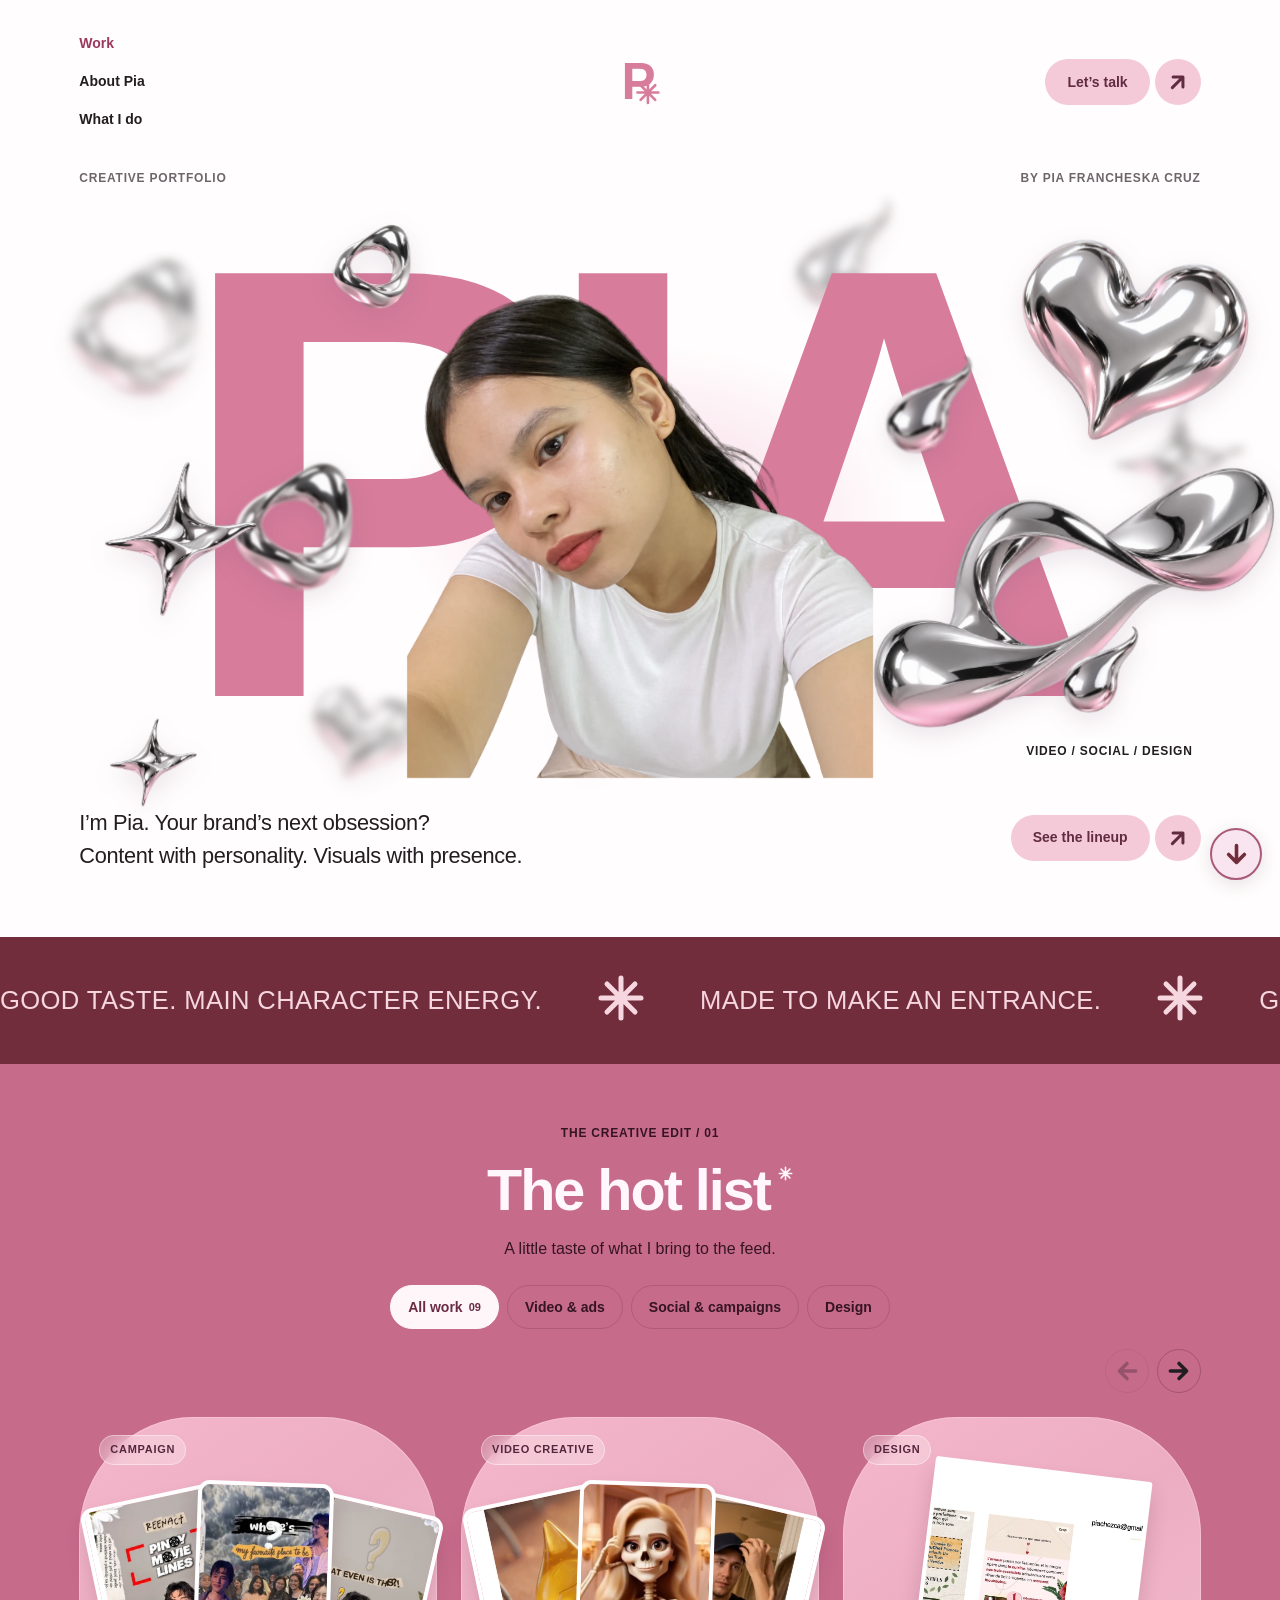
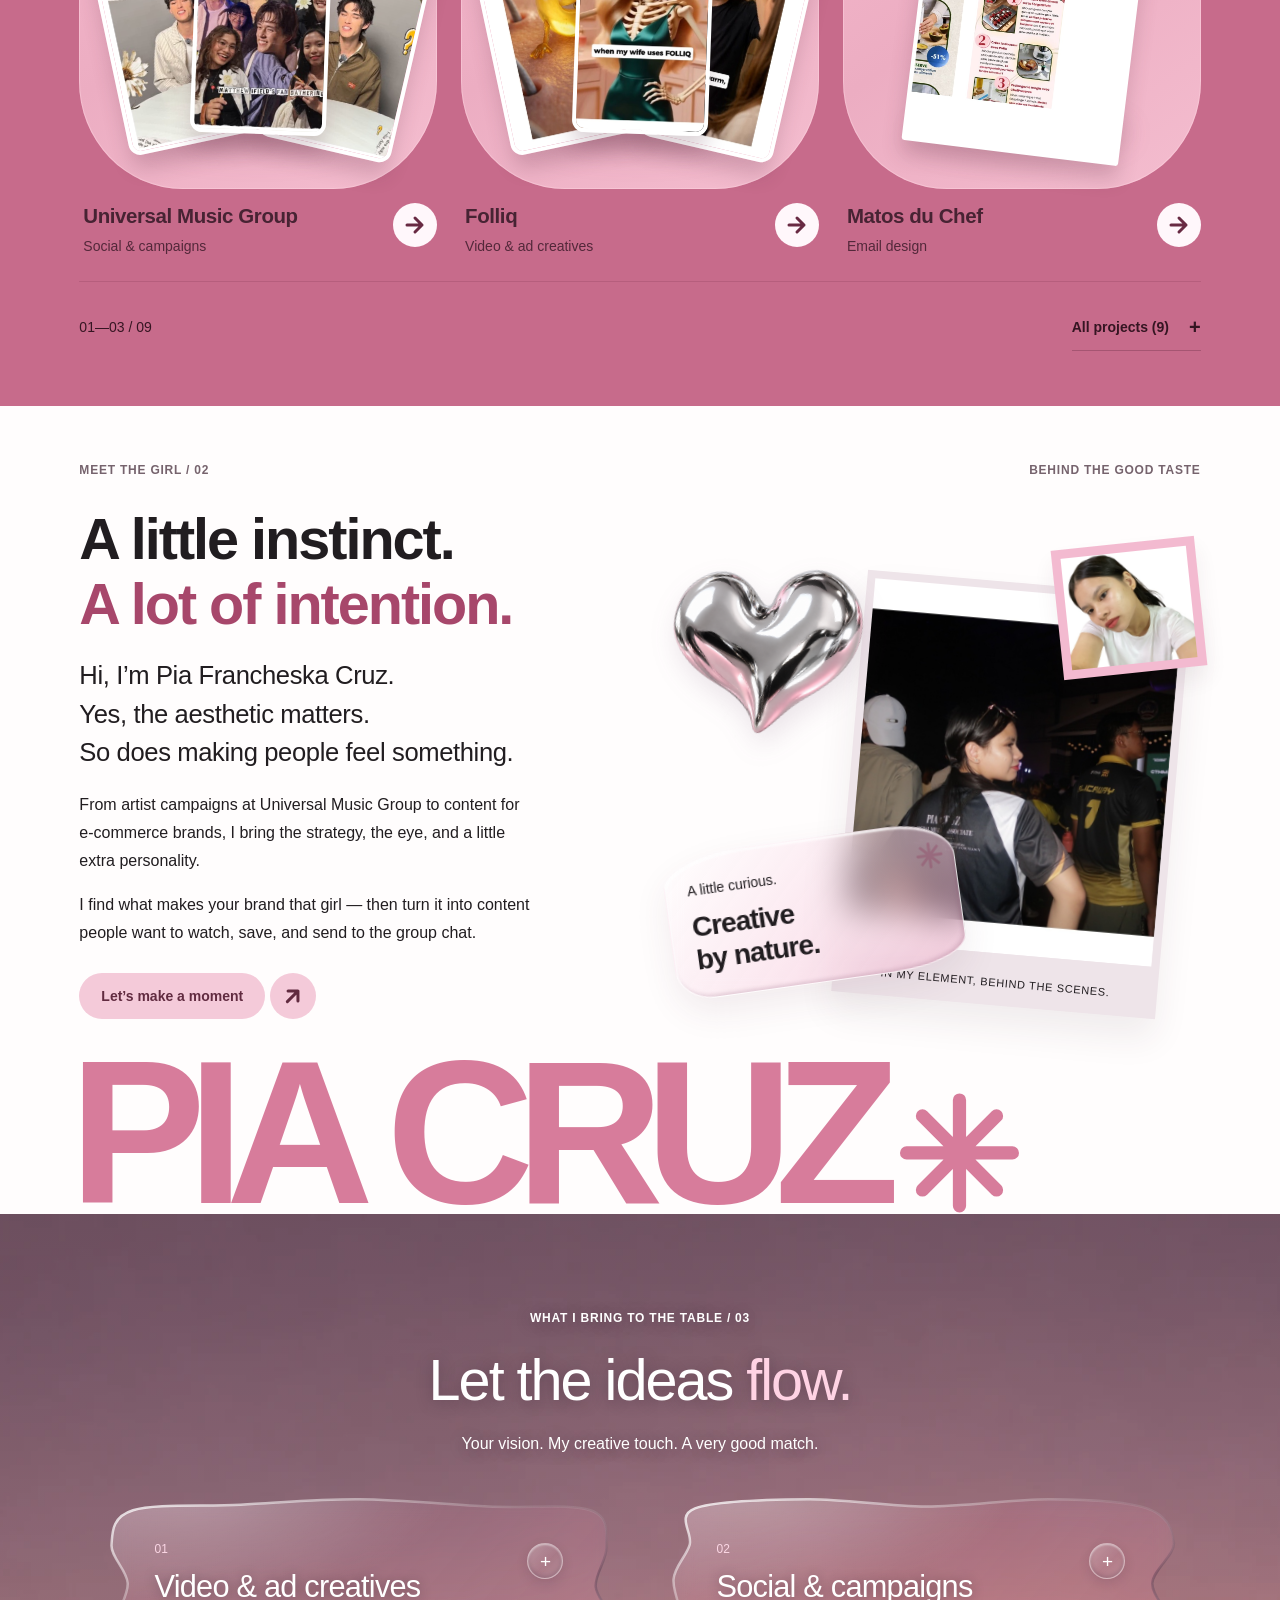
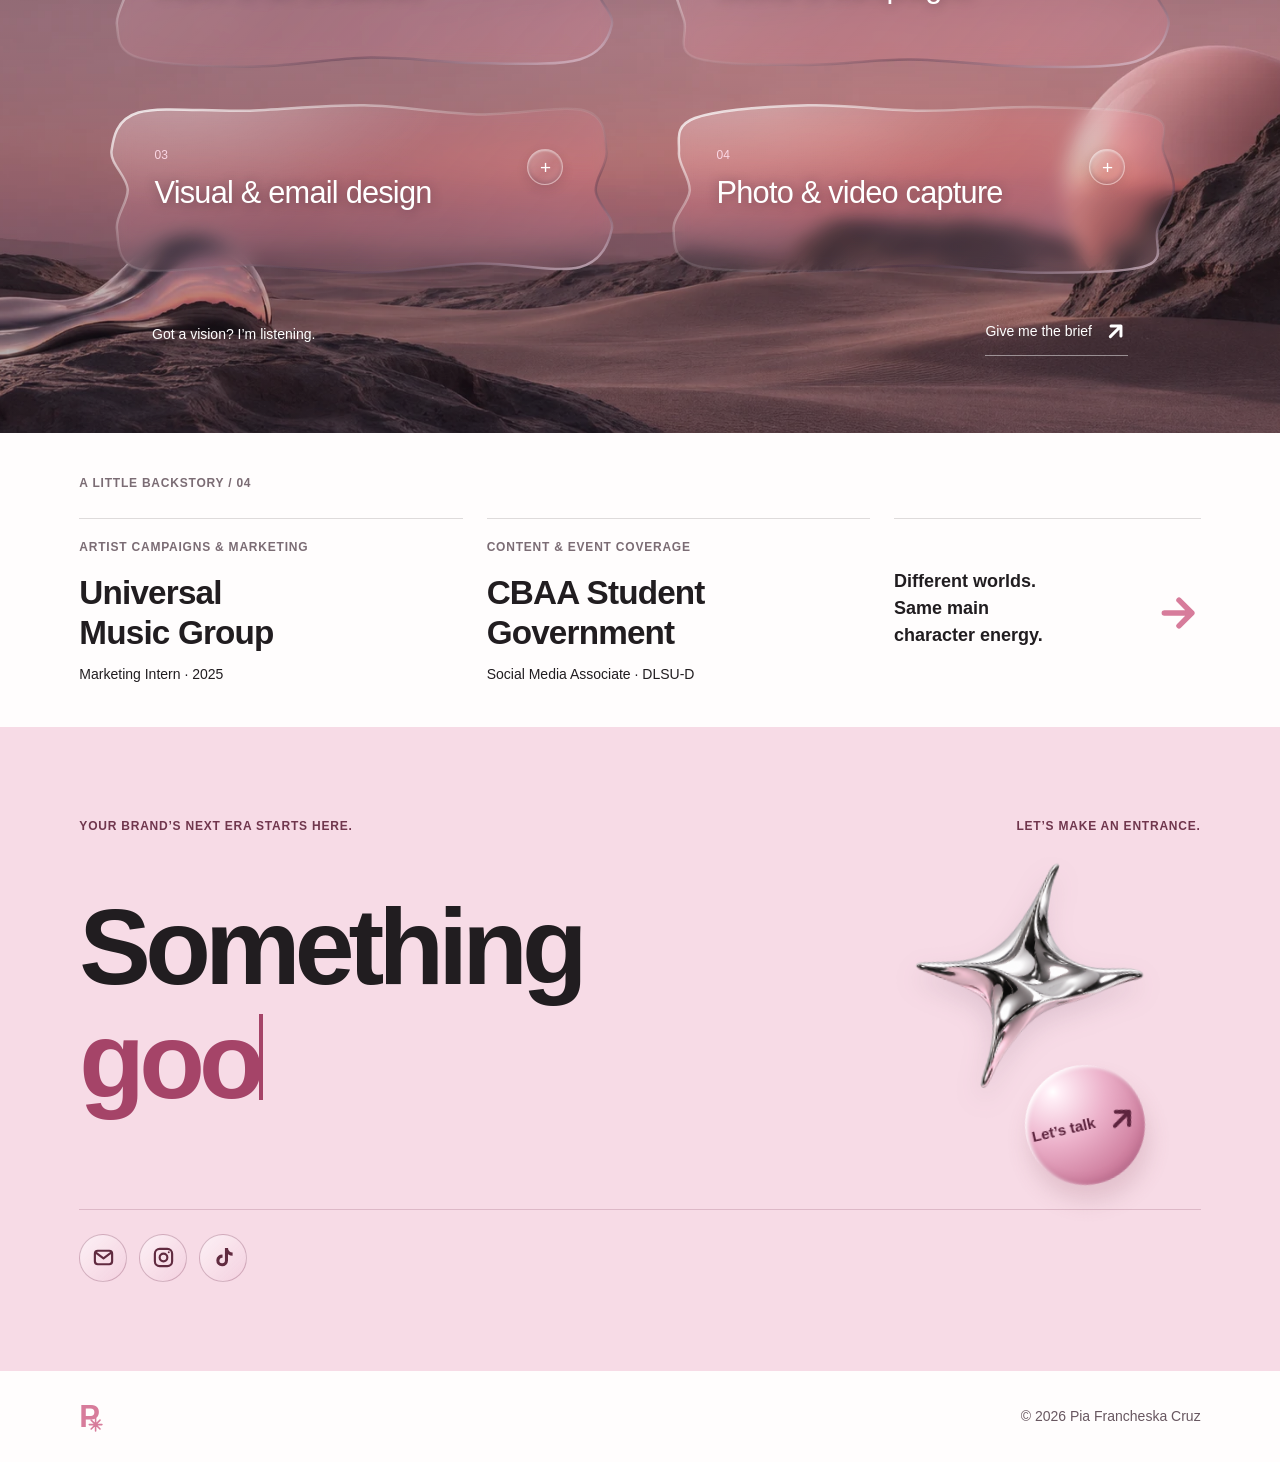
<file: index.html>
<!doctype html>
<html lang="en"><head><meta charset="UTF-8"><meta name="viewport" content="width=device-width, initial-scale=1"><meta name="theme-color" content="#d77c9b"><meta name="description" content="Pia Francheska Cruz — creative ideas with personality. Discover video, campaigns, social content, and design."><title>Pia Cruz — Good taste. Main character energy.</title><link rel="stylesheet" href="styles.css?v=20261109-touch"><link rel="icon" href="data:image/svg+xml,%3Csvg xmlns='http://www.w3.org/2000/svg' viewBox='0 0 100 100'%3E%3Crect width='100' height='100' rx='35' fill='%23d77c9b'/%3E%3Ctext x='50' y='76' text-anchor='middle' font-size='80' fill='white' font-family='Arial' font-weight='900'%3Ep%3C/text%3E%3C/svg%3E"></head>
<body><a class="skip" href="#work">Skip to selected work</a>

<main><section class="hero" aria-labelledby="hero-title"><header class="header"><nav aria-label="Main navigation"><a class="nav-work" href="#work">Work</a><a href="#about">About Pia</a><a href="#services">What I do</a></nav><a href="#" class="wordmark" aria-label="Pia Cruz home">P<sup><svg class="asterisk-icon" viewBox="0 0 24 24" width="1em" height="1em" aria-hidden="true" focusable="false"><path d="M12 2v20M2 12h20M5 5l14 14M19 5 5 19" fill="none" stroke="currentColor" stroke-width="2.5" stroke-linecap="round"/></svg></sup></a><a class="split-button header-cta" href="mailto:piachezca@gmail.com"><span>Let’s talk</span><i aria-hidden="true"><svg class="action-arrow" viewBox="0 0 24 24" aria-hidden="true"><path d="M4 12h15M12 5l7 7-7 7"/></svg></i></a></header><button type="button" class="chrome-toy chrome-toy-ribbon" aria-label="Move chrome ribbon" aria-describedby="chrome-help"><img class="hero-metal" src="assets/chrome-ribbon.webp" alt="" draggable="false"></button><button type="button" class="chrome-toy chrome-toy-star" aria-label="Move chrome star" aria-describedby="chrome-help"><img class="hero-metal" src="assets/chrome-star.png" alt="" draggable="false"></button><button type="button" class="chrome-toy chrome-toy-heart" aria-label="Move chrome heart" aria-describedby="chrome-help"><img class="hero-metal" src="assets/chrome-heart.png" alt="" draggable="false"></button><button type="button" class="chrome-toy chrome-toy-small-ring" aria-label="Move chrome ring" aria-describedby="chrome-help"><img class="hero-metal" src="assets/chrome-ring.png" alt="" draggable="false"></button><button type="button" class="chrome-toy chrome-toy-small-drop" aria-label="Move chrome droplet" aria-describedby="chrome-help"><img class="hero-metal" src="assets/chrome-drop.png" alt="" draggable="false"></button><button type="button" class="chrome-toy chrome-toy-small-star" aria-label="Move chrome small star" aria-describedby="chrome-help"><img class="hero-metal" src="assets/chrome-star.png" alt="" draggable="false"></button><button type="button" class="chrome-toy chrome-toy-distant-ring chrome-distant" aria-label="Move chrome distant ring" aria-describedby="chrome-help"><img class="hero-metal" src="assets/chrome-ring.png" alt="" draggable="false"></button><button type="button" class="chrome-toy chrome-toy-distant-drop chrome-distant" aria-label="Move chrome distant droplet" aria-describedby="chrome-help"><img class="hero-metal" src="assets/chrome-drop.png" alt="" draggable="false"></button><button type="button" class="chrome-toy chrome-toy-distant-star chrome-distant" aria-label="Move chrome distant star" aria-describedby="chrome-help"><img class="hero-metal" src="assets/chrome-star.png" alt="" draggable="false"></button><button type="button" class="chrome-toy chrome-toy-distant-heart chrome-distant" aria-label="Move chrome distant heart" aria-describedby="chrome-help"><img class="hero-metal" src="assets/chrome-heart.png" alt="" draggable="false"></button><button type="button" class="chrome-toy chrome-toy-mid-arc chrome-mid" aria-label="Move chrome arc" aria-describedby="chrome-help"><img class="hero-metal" src="assets/chrome-ring.png" alt="" draggable="false"></button><button type="button" class="chrome-toy chrome-toy-mid-drop chrome-mid" aria-label="Move chrome silver droplet" aria-describedby="chrome-help"><img class="hero-metal" src="assets/chrome-drop.png" alt="" draggable="false"></button><button type="button" class="chrome-toy chrome-toy-mid-spark chrome-mid" aria-label="Move chrome sparkle" aria-describedby="chrome-help"><img class="hero-metal" src="assets/chrome-star.png" alt="" draggable="false"></button><div class="hero-stage"><div class="hero-kicker"><span>CREATIVE PORTFOLIO</span><span>BY PIA FRANCHESKA CRUZ</span></div><h1 id="hero-title" class="hero-name">PIA</h1><div class="hero-aura" aria-hidden="true"></div><span id="chrome-help" class="sr-only">Drag and release to throw, or click to nudge. Use arrow keys to push; press Escape to reset.</span><div class="portrait-window"><img src="assets/pia-cutout.webp" alt="Pia Francheska Cruz" fetchpriority="high"></div><span class="hero-edition">VIDEO / SOCIAL / DESIGN</span></div><div class="hero-intro"><div><p>I’m Pia. Your brand’s next obsession?<br class="desktop-break"> Content with personality. Visuals with presence.</p><a class="split-button" href="#work"><span>See the lineup</span><i aria-hidden="true"><svg class="action-arrow" viewBox="0 0 24 24" aria-hidden="true"><path d="M4 12h15M12 5l7 7-7 7"/></svg></i></a></div></div></section>
<section class="marquee" aria-label="Good ideas. Great energy. Content with character."><div class="marquee-track" aria-hidden="true"><div class="marquee-group"><span>GOOD TASTE. MAIN CHARACTER ENERGY.</span><i aria-hidden="true"><svg class="asterisk-icon" viewBox="0 0 24 24" width="1em" height="1em" aria-hidden="true" focusable="false"><path d="M12 2v20M2 12h20M5 5l14 14M19 5 5 19" fill="none" stroke="currentColor" stroke-width="2.5" stroke-linecap="round"/></svg></i><span>MADE TO MAKE AN ENTRANCE.</span><i aria-hidden="true"><svg class="asterisk-icon" viewBox="0 0 24 24" width="1em" height="1em" aria-hidden="true" focusable="false"><path d="M12 2v20M2 12h20M5 5l14 14M19 5 5 19" fill="none" stroke="currentColor" stroke-width="2.5" stroke-linecap="round"/></svg></i><span>GOOD TASTE. MAIN CHARACTER ENERGY.</span><i aria-hidden="true"><svg class="asterisk-icon" viewBox="0 0 24 24" width="1em" height="1em" aria-hidden="true" focusable="false"><path d="M12 2v20M2 12h20M5 5l14 14M19 5 5 19" fill="none" stroke="currentColor" stroke-width="2.5" stroke-linecap="round"/></svg></i><span>MADE TO MAKE AN ENTRANCE.</span><i aria-hidden="true"><svg class="asterisk-icon" viewBox="0 0 24 24" width="1em" height="1em" aria-hidden="true" focusable="false"><path d="M12 2v20M2 12h20M5 5l14 14M19 5 5 19" fill="none" stroke="currentColor" stroke-width="2.5" stroke-linecap="round"/></svg></i></div><div class="marquee-group"><span>GOOD TASTE. MAIN CHARACTER ENERGY.</span><i aria-hidden="true"><svg class="asterisk-icon" viewBox="0 0 24 24" width="1em" height="1em" aria-hidden="true" focusable="false"><path d="M12 2v20M2 12h20M5 5l14 14M19 5 5 19" fill="none" stroke="currentColor" stroke-width="2.5" stroke-linecap="round"/></svg></i><span>MADE TO MAKE AN ENTRANCE.</span><i aria-hidden="true"><svg class="asterisk-icon" viewBox="0 0 24 24" width="1em" height="1em" aria-hidden="true" focusable="false"><path d="M12 2v20M2 12h20M5 5l14 14M19 5 5 19" fill="none" stroke="currentColor" stroke-width="2.5" stroke-linecap="round"/></svg></i><span>GOOD TASTE. MAIN CHARACTER ENERGY.</span><i aria-hidden="true"><svg class="asterisk-icon" viewBox="0 0 24 24" width="1em" height="1em" aria-hidden="true" focusable="false"><path d="M12 2v20M2 12h20M5 5l14 14M19 5 5 19" fill="none" stroke="currentColor" stroke-width="2.5" stroke-linecap="round"/></svg></i><span>MADE TO MAKE AN ENTRANCE.</span><i aria-hidden="true"><svg class="asterisk-icon" viewBox="0 0 24 24" width="1em" height="1em" aria-hidden="true" focusable="false"><path d="M12 2v20M2 12h20M5 5l14 14M19 5 5 19" fill="none" stroke="currentColor" stroke-width="2.5" stroke-linecap="round"/></svg></i></div></div></section><section class="work section" id="work" aria-labelledby="work-title"><div class="work-heading"><span class="mini-label">THE CREATIVE EDIT / 01</span><h2 id="work-title">The hot list<span aria-hidden="true"><svg class="asterisk-icon" viewBox="0 0 24 24" width="1em" height="1em" aria-hidden="true" focusable="false"><path d="M12 2v20M2 12h20M5 5l14 14M19 5 5 19" fill="none" stroke="currentColor" stroke-width="2.5" stroke-linecap="round"/></svg></span></h2><p>A little taste of what I bring to the feed.</p></div><div class="work-toolbar"><div class="filters" role="group" aria-label="Filter projects"><button class="active" data-filter="all" aria-pressed="true">All work <sup>09</sup></button><button data-filter="video" aria-pressed="false">Video & ads</button><button data-filter="social" aria-pressed="false">Social & campaigns</button><button data-filter="design" aria-pressed="false">Design</button></div><div class="gallery-arrows"><button id="prev-projects" aria-label="Previous projects"><svg class="action-arrow" viewBox="0 0 24 24" aria-hidden="true"><path d="M20 12H5M12 5l-7 7 7 7"/></svg></button><button id="next-projects" aria-label="Next projects"><svg class="action-arrow" viewBox="0 0 24 24" aria-hidden="true"><path d="M4 12h15M12 5l7 7-7 7"/></svg></button></div></div><p id="filter-status" class="sr-only" role="status" aria-live="polite"></p><div class="project-grid" id="projects"></div><div class="work-bottom"><p id="project-range">01—03 / 09</p><button class="text-button" id="show-all">All projects <span><svg class="action-arrow" viewBox="0 0 24 24" aria-hidden="true"><path d="M4 12h15M12 5l7 7-7 7"/></svg></span></button></div><noscript><p>Enable JavaScript to browse the projects.</p></noscript></section>
<section class="about section" id="about" aria-labelledby="about-title"><div class="about-topline"><span class="mini-label">MEET THE GIRL / 02</span><span class="mini-label">BEHIND THE GOOD TASTE</span></div><div class="about-layout"><div class="about-copy"><h2 id="about-title">A little instinct.<br><span>A lot of intention.</span></h2><p class="lead">Hi, I’m Pia Francheska Cruz.<br>Yes, the aesthetic matters.<br>So does making people feel something.</p><p>From artist campaigns at Universal Music Group to content for e-commerce brands, I bring the strategy, the eye, and a little extra personality.</p><p>I find what makes your brand that girl — then turn it into content people want to watch, save, and send to the group chat.</p><a class="split-button" href="mailto:piachezca@gmail.com"><span>Let’s make a moment</span><i aria-hidden="true"><svg class="action-arrow" viewBox="0 0 24 24" aria-hidden="true"><path d="M4 12h15M12 5l7 7-7 7"/></svg></i></a></div><div class="about-collage"><img class="about-chrome float-slow" src="assets/chrome-heart.png" alt="" aria-hidden="true" loading="lazy"><figure class="about-photo"><div class="about-photo-crop"><img src="assets/pia-behind-scenes.jpg" alt="Pia capturing content behind the scenes at an event" loading="lazy"></div><figcaption>IN MY ELEMENT, BEHIND THE SCENES.</figcaption></figure><div class="about-mini"><img src="assets/pia-portrait.jpg" alt="Portrait of Pia" loading="lazy"></div><div class="glass collage-note"><span>A little curious.</span><strong>Creative<br>by nature.</strong><i aria-hidden="true"><svg class="asterisk-icon" viewBox="0 0 24 24" width="1em" height="1em" aria-hidden="true" focusable="false"><path d="M12 2v20M2 12h20M5 5l14 14M19 5 5 19" fill="none" stroke="currentColor" stroke-width="2.5" stroke-linecap="round"/></svg></i></div></div></div><div class="big-name" aria-hidden="true">PIA CRUZ<span><svg class="asterisk-icon" viewBox="0 0 24 24" width="1em" height="1em" aria-hidden="true" focusable="false"><path d="M12 2v20M2 12h20M5 5l14 14M19 5 5 19" fill="none" stroke="currentColor" stroke-width="2.5" stroke-linecap="round"/></svg></span></div></section>
<section class="services section" id="services" aria-labelledby="services-title"><div class="services-title"><span class="mini-label">WHAT I BRING TO THE TABLE / 03</span><h2 id="services-title">Let the ideas <em>flow.</em></h2><p>Your vision. My creative touch. A very good match.</p></div><div class="glass-grid"><details class="glass service-card"><summary><span class="service-num">01</span><h3>Video &amp; ad creatives</h3><span class="service-toggle" aria-hidden="true">+</span></summary><p>Product stories, drama-style ads, and hooks with a little attitude. Your brand gets the spotlight, with a story worth staying for.</p><span class="service-tag">STORY · MOTION · PERSONALITY</span></details><details class="glass service-card"><summary><span class="service-num">02</span><h3>Social &amp; campaigns</h3><span class="service-toggle" aria-hidden="true">+</span></summary><p>Artist promotions, campaign content, and event coverage. From the first tease to the launch-day moment, I keep the story connected.</p><span class="service-tag">CULTURE · CONTENT · CONNECTION</span></details><details class="glass service-card"><summary><span class="service-num">03</span><h3>Visual &amp; email design</h3><span class="service-toggle" aria-hidden="true">+</span></summary><p>Social visuals and emails that look put together and get to the point. Good taste, clear messaging, unmistakably your brand.</p><span class="service-tag">LAYOUT · DETAIL · BRAND VOICE</span></details><details class="glass service-card"><summary><span class="service-num">04</span><h3>Photo &amp; video capture</h3><span class="service-toggle" aria-hidden="true">+</span></summary><p>The looks, the energy, the little moments everyone wishes they caught. Photo and video that bring your campaign or event to life.</p><span class="service-tag">PEOPLE · MOMENTS · ATMOSPHERE</span></details></div><div class="services-foot"><span>Got a vision? I’m listening.</span><a href="mailto:piachezca@gmail.com">Give me the brief <svg class="action-arrow" viewBox="0 0 24 24" aria-hidden="true"><path d="M4 12h15M12 5l7 7-7 7"/></svg></a></div></section>
<section class="experience section"><span class="mini-label">A LITTLE BACKSTORY / 04</span><div class="experience-grid"><div><span>ARTIST CAMPAIGNS & MARKETING</span><h3>Universal<br>Music Group</h3><p>Marketing Intern · 2025</p></div><div><span>CONTENT & EVENT COVERAGE</span><h3>CBAA Student<br>Government</h3><p>Social Media Associate · DLSU-D</p></div><div class="experience-note"><p>Different worlds.<br>Same main character energy.</p><span aria-hidden="true"><svg class="action-arrow" viewBox="0 0 24 24" aria-hidden="true"><path d="M4 12h15M12 5l7 7-7 7"/></svg></span></div></div></section>
<section class="contact section" id="contact" aria-labelledby="contact-title"><div class="contact-top"><span class="mini-label">YOUR BRAND’S NEXT ERA STARTS HERE.</span><span class="mini-label">LET’S MAKE AN ENTRANCE.</span></div><div class="contact-stage"><h2 id="contact-title">Something<br><span>good</span> awaits.</h2><img class="contact-chrome" src="assets/chrome-star.png" alt="" aria-hidden="true" loading="lazy"><a class="contact-orb" href="mailto:piachezca@gmail.com"><span>Let’s talk</span><i aria-hidden="true"><svg class="action-arrow" viewBox="0 0 24 24" aria-hidden="true"><path d="M4 12h15M12 5l7 7-7 7"/></svg></i></a></div><div class="contact-bottom"><a class="icon-link" href="mailto:piachezca@gmail.com" aria-label="Email Pia" title="Email Pia"><svg viewBox="0 0 24 24" aria-hidden="true"><rect x="3" y="5" width="18" height="14" rx="3"/><path d="m4 7 8 6 8-6"/></svg></a><a class="icon-link" href="https://www.instagram.com/piachezka/" target="_blank" rel="noopener noreferrer" aria-label="Pia on Instagram (opens in a new tab)" title="Instagram"><svg viewBox="0 0 24 24" aria-hidden="true"><rect x="3" y="3" width="18" height="18" rx="5"/><circle cx="12" cy="12" r="4"/><circle cx="17.5" cy="6.5" r="1" fill="currentColor" stroke="none"/></svg></a><a class="icon-link" href="https://www.tiktok.com/@wydpia" target="_blank" rel="noopener noreferrer" aria-label="Pia on TikTok (opens in a new tab)" title="TikTok"><svg class="social-filled" viewBox="0 0 24 24" aria-hidden="true"><path d="M16.7 2h-3.2v13.1a2.9 2.9 0 1 1-2.5-2.9V9a6.1 6.1 0 1 0 5.7 6.1V8.5a8.1 8.1 0 0 0 4.8 1.6V6.9A4.8 4.8 0 0 1 16.7 2Z"/></svg></a></div></section></main>
<button class="page-scroll" type="button" aria-label="Scroll down" hidden><svg viewBox="0 0 24 24" aria-hidden="true"><path d="M12 4v15M5 12l7 7 7-7"/></svg></button><footer><a class="wordmark" href="#" aria-label="Back to home">P<sup><svg class="asterisk-icon" viewBox="0 0 24 24" width="1em" height="1em" aria-hidden="true" focusable="false"><path d="M12 2v20M2 12h20M5 5l14 14M19 5 5 19" fill="none" stroke="currentColor" stroke-width="2.5" stroke-linecap="round"/></svg></sup></a><p>© <span id="year"></span> Pia Francheska Cruz</p><a class="icon-link" href="#" aria-label="Back to top" title="Back to top"><span aria-hidden="true"><svg class="action-arrow" viewBox="0 0 24 24" aria-hidden="true"><path d="M12 20V5M5 12l7-7 7 7"/></svg></span></a></footer>
<dialog id="project-dialog" aria-labelledby="dialog-title"><div class="dialog-head"><span class="mini-label" id="dialog-category"></span><button class="close" aria-label="Close project">✕</button></div><h2 id="dialog-title"></h2><p id="dialog-description"></p><div id="dialog-images"></div></dialog><script src="script.js?v=20261109-social-page"></script><svg width="0" height="0" aria-hidden="true" style="position:absolute;pointer-events:none"><defs><clipPath id="service-liquid-outline" clipPathUnits="objectBoundingBox"><path d="M.07 .08 C.18 .01 .24 .09 .36 .05 S.57 .01 .68 .06 S.91 0 .96 .12 S.92 .33 .96 .48 S.99 .77 .94 .87 S.83 .87 .79 .96 S.69 .92 .58 .94 S.38 .89 .26 .94 S.05 .97 .05 .83 S.01 .62 .05 .48 S.01 .18 .07 .08Z"/></clipPath><clipPath id="service-liquid-1" clipPathUnits="objectBoundingBox"><path transform="scale(.01)" d="M8 10C12.000 6.333 21.000 8.000 28 7C35.000 6.000 42.333 3.833 50 4C57.667 4.167 66.833 7.000 74 8C81.167 9.000 89.333 6.333 93 10C96.667 13.667 95.833 23.000 96 30C96.167 37.000 93.833 44.833 94 52C94.167 59.167 97.500 66.333 97 73C96.500 79.667 95.167 88.500 91 92C86.833 95.500 78.500 94.167 72 94C65.500 93.833 59.000 90.667 52 91C45.000 91.333 37.167 96.000 30 96C22.833 96.000 13.167 94.833 9 91C4.833 87.167 5.333 79.833 5 73C4.667 66.167 7.167 57.333 7 50C6.833 42.667 3.833 35.667 4 29C4.167 22.333 4.000 13.667 8 10Z"/></clipPath><clipPath id="service-liquid-2" clipPathUnits="objectBoundingBox"><path transform="scale(.01)" d="M8 9C11.667 4.833 21.833 4.167 29 4C36.167 3.833 43.500 8.000 51 8C58.500 8.000 67.167 3.833 74 4C80.833 4.167 88.167 5.000 92 9C95.833 13.000 96.833 21.167 97 28C97.167 34.833 93.167 42.500 93 50C92.833 57.500 96.500 65.833 96 73C95.500 80.167 94.333 89.167 90 93C85.667 96.833 77.000 96.167 70 96C63.000 95.833 55.000 92.167 48 92C41.000 91.833 34.667 95.167 28 95C21.333 94.833 11.667 95.000 8 91C4.333 87.000 6.667 78.167 6 71C5.333 63.833 3.833 55.000 4 48C4.167 41.000 6.333 35.500 7 29C7.667 22.500 4.333 13.167 8 9Z"/></clipPath><clipPath id="service-liquid-3" clipPathUnits="objectBoundingBox"><path transform="scale(.01)" d="M9 8C13.167 4.333 22.000 7.667 29 7C36.000 6.333 43.833 3.667 51 4C58.167 4.333 65.167 8.500 72 9C78.833 9.500 88.000 3.667 92 7C96.000 10.333 95.667 21.667 96 29C96.333 36.333 93.833 43.833 94 51C94.167 58.167 97.500 65.000 97 72C96.500 79.000 95.167 89.833 91 93C86.833 96.167 78.667 90.500 72 91C65.333 91.500 58.000 95.833 51 96C44.000 96.167 37.000 92.333 30 92C23.000 91.667 13.167 97.333 9 94C4.833 90.667 5.333 79.333 5 72C4.667 64.667 7.167 57.167 7 50C6.833 42.833 3.667 36.000 4 29C4.333 22.000 4.833 11.667 9 8Z"/></clipPath><clipPath id="service-liquid-4" clipPathUnits="objectBoundingBox"><path transform="scale(.01)" d="M8 11C12.000 6.667 22.000 4.667 29 4C36.000 3.333 42.833 6.833 50 7C57.167 7.167 64.833 4.500 72 5C79.167 5.500 89.167 6.000 93 10C96.833 14.000 94.333 22.333 95 29C95.667 35.667 97.167 42.833 97 50C96.833 57.167 94.833 65.000 94 72C93.167 79.000 95.667 88.000 92 92C88.333 96.000 79.000 96.000 72 96C65.000 96.000 57.000 92.167 50 92C43.000 91.833 37.000 95.000 30 95C23.000 95.000 12.333 95.833 8 92C3.667 88.167 4.167 78.833 4 72C3.833 65.167 6.833 58.000 7 51C7.167 44.000 4.833 36.667 5 30C5.167 23.333 4.000 15.333 8 11Z"/></clipPath></defs></svg></body></html>
</file>
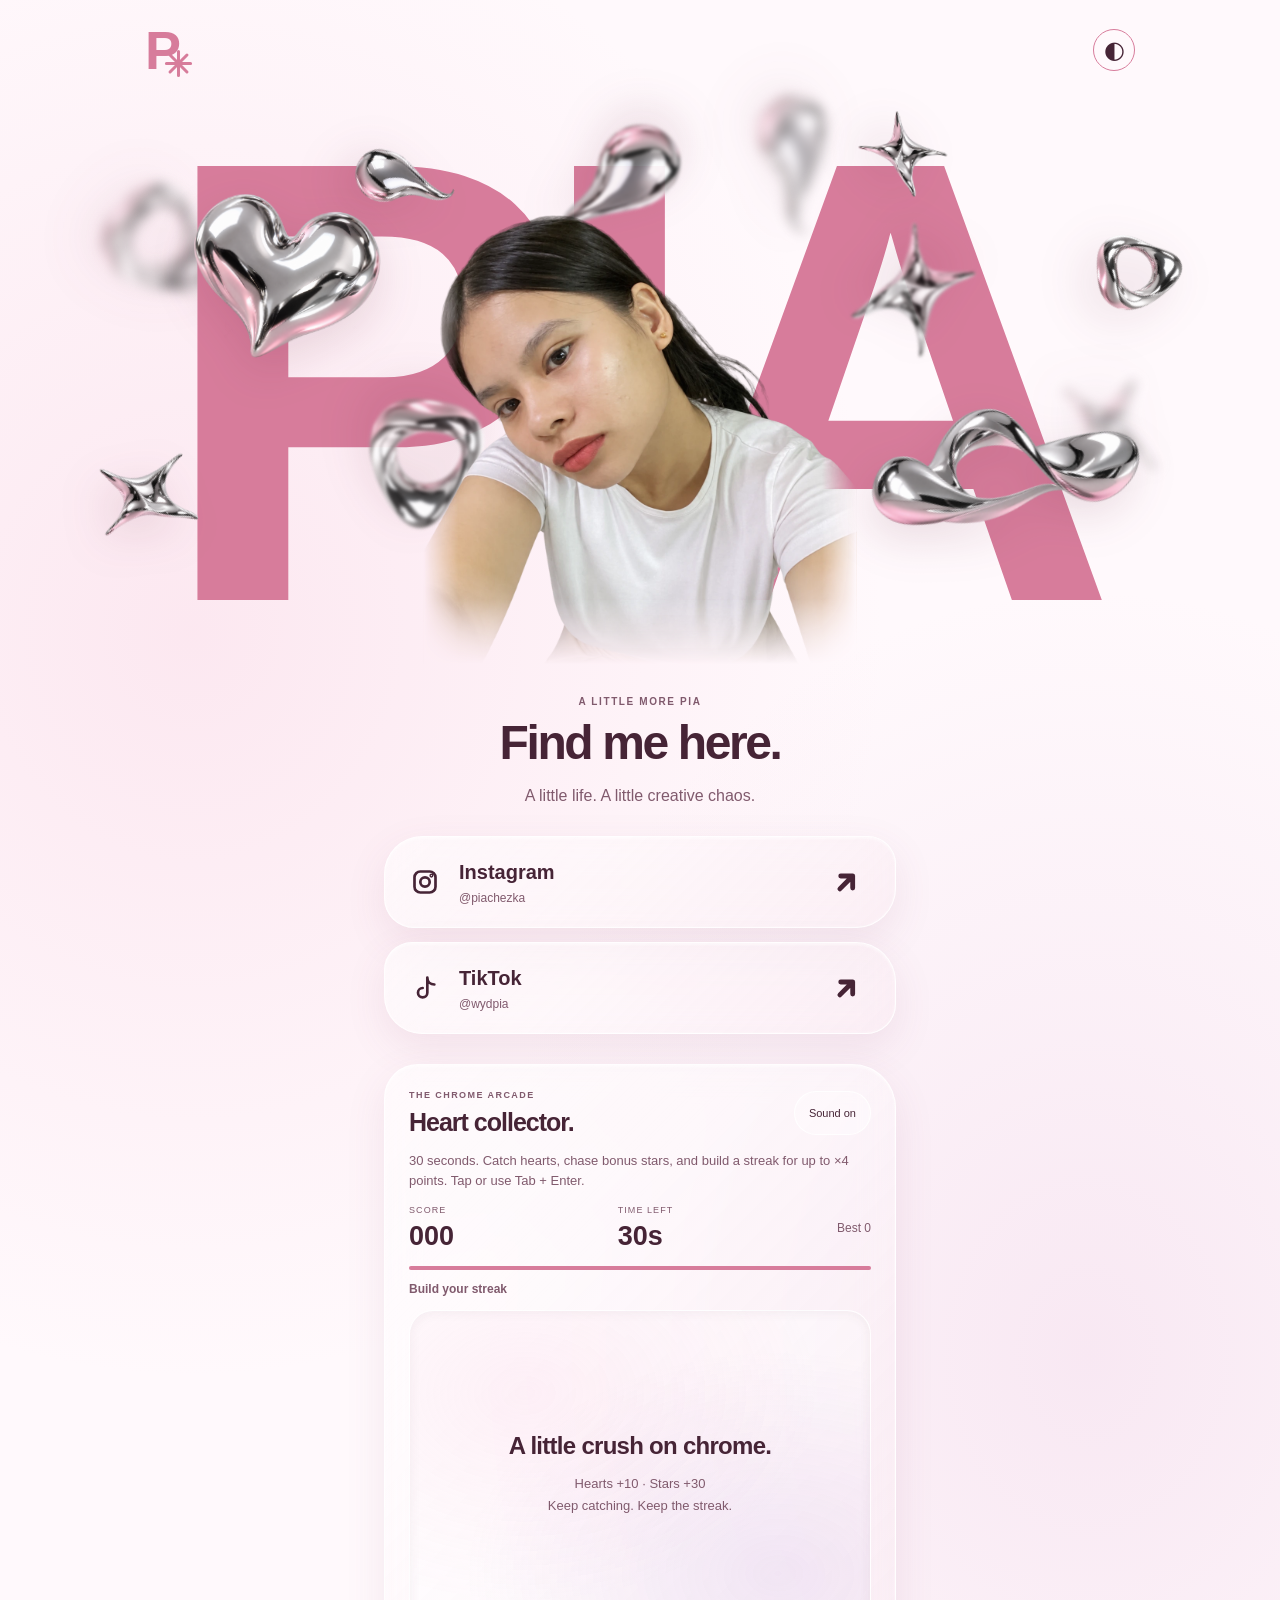
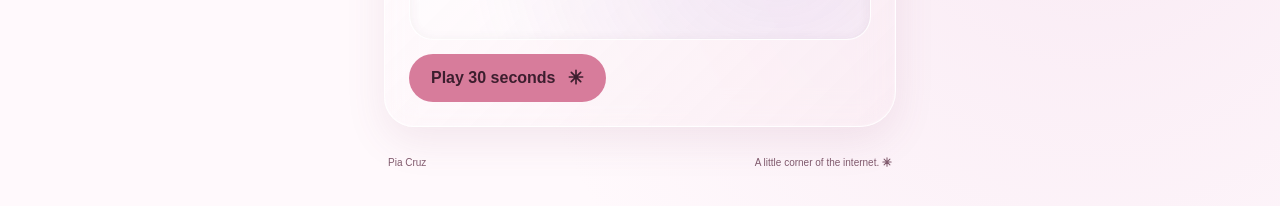
<file: links/index.html>
<!doctype html>
<html lang="en"><head><meta charset="utf-8"><meta name="viewport" content="width=device-width,initial-scale=1"><meta name="theme-color" content="#f5dce6"><meta name="description" content="Find Pia on Instagram and TikTok. A little personality, a little play."><title>Pia — Find me here</title><link rel="stylesheet" href="style.css?v=10"></head><body>
<div id="chrome-field" aria-label="Interactive chrome shapes"><button class="chrome-piece" aria-label="Move chrome heart; drag or use arrow keys"><img src="../assets/chrome-heart.png" alt="" draggable="false"></button><button class="chrome-piece" aria-label="Move chrome ribbon; drag or use arrow keys"><img src="../assets/chrome-ribbon.webp" alt="" draggable="false"></button><button class="chrome-piece" aria-label="Move chrome star; drag or use arrow keys"><img src="../assets/chrome-star.png" alt="" draggable="false"></button><button class="chrome-piece" aria-label="Move chrome ring; drag or use arrow keys"><img src="../assets/chrome-ring.png" alt="" draggable="false"></button><button class="chrome-piece" aria-label="Move chrome droplet; drag or use arrow keys"><img src="../assets/chrome-drop.png" alt="" draggable="false"></button><button class="chrome-piece" aria-label="Move chrome small star; drag or use arrow keys"><img src="../assets/chrome-star.png" alt="" draggable="false"></button><button class="chrome-piece depth-distant" aria-label="Move distant chrome shape; drag or use arrow keys"><img src="../assets/chrome-ring.png" alt="" draggable="false"></button><button class="chrome-piece depth-distant" aria-label="Move distant chrome shape; drag or use arrow keys"><img src="../assets/chrome-star.png" alt="" draggable="false"></button><button class="chrome-piece depth-distant" aria-label="Move distant chrome shape; drag or use arrow keys"><img src="../assets/chrome-drop.png" alt="" draggable="false"></button><button class="chrome-piece depth-middle" aria-label="Move middle chrome shape; drag or use arrow keys"><img src="../assets/chrome-ring.png" alt="" draggable="false"></button><button class="chrome-piece depth-middle" aria-label="Move middle chrome shape; drag or use arrow keys"><img src="../assets/chrome-star.png" alt="" draggable="false"></button><button class="chrome-piece depth-middle" aria-label="Move middle chrome shape; drag or use arrow keys"><img src="../assets/chrome-drop.png" alt="" draggable="false"></button></div><header><a class="brand" href="#" aria-label="Pia home">P<span aria-hidden="true"><svg class="asterisk-icon" viewBox="0 0 24 24" width="1em" height="1em" aria-hidden="true" focusable="false"><path d="M12 2v20M2 12h20M5 5l14 14M19 5 5 19" fill="none" stroke="currentColor" stroke-width="2.5" stroke-linecap="round"/></svg></span></a><button id="theme" aria-label="Switch color theme">◐</button></header>
<main>
<section class="intro" aria-labelledby="name"><div class="portrait-stage"><span class="big-name" aria-hidden="true">PIA</span><img class="portrait" src="../assets/pia-cutout.webp" alt="Pia Cruz"></div><p class="eyebrow">A LITTLE MORE PIA</p><h1 id="name">Find me here.</h1><p class="intro-copy">A little life. A little creative chaos.</p></section>
<nav class="socials" aria-label="Pia’s social profiles">
<a href="https://www.instagram.com/piachezka/" target="_blank" rel="noopener noreferrer"><svg viewBox="0 0 24 24" aria-hidden="true"><rect x="3" y="3" width="18" height="18" rx="5"/><circle cx="12" cy="12" r="4"/><circle cx="17.5" cy="6.5" r=".6"/></svg><span>Instagram<small>@piachezka</small></span><span class="link-icon" aria-hidden="true"><svg class="action-arrow" viewBox="0 0 24 24"><path d="M4 12h15M12 5l7 7-7 7"/></svg></span></a>
<a href="https://www.tiktok.com/@wydpia" target="_blank" rel="noopener noreferrer"><svg viewBox="0 0 24 24" aria-hidden="true"><path d="M14 3v13a4 4 0 1 1-4-4M14 3c0 4 3 6 6 6"/></svg><span>TikTok<small>@wydpia</small></span><span class="link-icon" aria-hidden="true"><svg class="action-arrow" viewBox="0 0 24 24"><path d="M4 12h15M12 5l7 7-7 7"/></svg></span></a>
</nav>
<section class="game" aria-labelledby="game-title"><div class="game-heading"><div><p class="eyebrow">THE CHROME ARCADE</p><h2 id="game-title">Heart collector.</h2></div><button id="sound" class="sound-button" aria-pressed="true">Sound on</button></div><p id="instructions">30 seconds. Catch hearts, chase bonus stars, and build a streak for up to ×4 points. Tap or use Tab + Enter.</p><div class="game-stats"><div><small>SCORE</small><strong id="score">000</strong></div><div><small>TIME LEFT</small><strong id="timer">30s</strong></div><span id="best">Best 0</span></div><div class="time-track" aria-hidden="true"><div id="time-fill"></div></div><div id="combo">Build your streak</div><div id="arena" class="arena" aria-label="Heart collector playing field"><div id="game-message"><strong>A little crush on chrome.</strong><span>Hearts +10 · Stars +30<br>Keep catching. Keep the streak.</span></div></div><div class="game-actions"><button id="start"><span class="start-label">Play 30 seconds</span> <svg class="asterisk-icon" viewBox="0 0 24 24" width="1em" height="1em" aria-hidden="true" focusable="false"><path d="M12 2v20M2 12h20M5 5l14 14M19 5 5 19" fill="none" stroke="currentColor" stroke-width="2.5" stroke-linecap="round"/></svg></button><button id="pause" hidden>Pause</button></div><p id="announcement" class="sr-only" role="status" aria-live="polite"></p></section>
<footer><span>Pia Cruz</span><span>A little corner of the internet. <svg class="asterisk-icon" viewBox="0 0 24 24" width="1em" height="1em" aria-hidden="true" focusable="false"><path d="M12 2v20M2 12h20M5 5l14 14M19 5 5 19" fill="none" stroke="currentColor" stroke-width="2.5" stroke-linecap="round"/></svg></span></footer>
</main><script src="app.js?v=4"></script><script src="physics.js?v=2"></script></body></html>
</file>
<file: styles.css>
:root{--white:#fffdfd;--ink:#211d20;--pink:#d77c9b;--pink-light:#f4cad9;--berry:#612b40;--line:#211d2026;--round:'Arial Rounded MT Bold','Arial Black',Arial,sans-serif;--pad:6.2vw}*{box-sizing:border-box}html{scroll-behavior:smooth;scroll-padding-top:25px}body{margin:0;background:var(--white);color:var(--ink);font:15px/1.55 Arial,Helvetica,sans-serif;-webkit-font-smoothing:antialiased}button,input,summary{font:inherit}button,a,summary{-webkit-tap-highlight-color:transparent}button{cursor:pointer;color:inherit}a{color:inherit;text-decoration:none}button:focus-visible,a:focus-visible,summary:focus-visible{outline:3px solid #3c1737;outline-offset:6px}img{display:block;width:100%;max-width:100%}h1,h2,h3,p,figure{margin:0}h1,h2,h3{line-height:1.04;letter-spacing:-.055em}h2{font-size:clamp(40px,5.9vw,88px);font-weight:600}button{border:0;background:none}.section{padding:100px var(--pad)}.mini-label{font-size:10px;letter-spacing:.1em;font-weight:600}.sr-only{position:absolute;width:1px;height:1px;padding:0;margin:-1px;overflow:hidden;clip:rect(0,0,0,0);white-space:nowrap;border:0}.skip{position:fixed;top:-100px;left:10px;background:white;z-index:100;padding:15px}.skip:focus{top:10px}.wordmark{font-family:var(--round);font-weight:900;letter-spacing:-2.5px;color:var(--pink);font-size:32px;line-height:.8;display:inline-block}.wordmark span{display:block;font-size:.65em;letter-spacing:-1px}.wordmark sup{position:absolute;font-size:17px;right:-18px;top:-8px}.split-button{display:inline-flex;align-items:center;gap:5px;color:var(--berry);font-size:13px;font-weight:600}.split-button>span{display:grid;place-items:center;min-height:44px;padding:0 22px;border-radius:40px;background:var(--pink-light);transition:background .25s}.split-button>i{display:grid;place-items:center;width:44px;height:44px;border-radius:50%;font-size:25px;background:var(--pink-light);font-style:normal;transition:transform .25s,background .25s}.split-button:hover>span,.split-button:hover>i{background:#ebaac1}.header{height:150px;display:grid;grid-template-columns:1fr 1fr 1fr;align-items:center;padding:25px var(--pad);position:relative;z-index:4}.header nav{display:flex;flex-direction:column;gap:3px;align-items:start;font-size:12px;font-weight:600}.nav-work{color:#9c385c}.nav-work span{display:inline-grid;place-items:center;background:var(--pink-light);border-radius:50%;width:16px;height:16px;font-size:11px;margin-left:6px}.header .wordmark{justify-self:center;position:relative}.header-cta{justify-self:end}.hero{overflow:hidden}.hero-stage{position:relative;height:590px;isolation:isolate}.hero-kicker{display:flex;justify-content:space-between;position:absolute;top:5px;left:var(--pad);right:var(--pad);font-size:9px;letter-spacing:.13em;color:#6e656b}.hero h1{position:absolute;left:3.3%;right:3.3%;top:145px;display:flex;justify-content:space-between;align-items:center;font-size:clamp(80px,15vw,230px);font-weight:400;line-height:.85;letter-spacing:-.075em;z-index:1}.hero h1>span:last-child{transform:translateX(2%)}.period{color:var(--pink)}.hero-aura{position:absolute;width:40%;height:340px;border-radius:50%;background:radial-gradient(ellipse,#f5d7e2 0%,#fbeaf1 35%,#fff0 70%);left:31%;top:180px;z-index:-1}.portrait-window{position:absolute;left:35.5%;top:23px;width:31%;height:514px;z-index:3;overflow:hidden;border-radius:41% 55% 43% 30% / 35% 40% 24% 28%;background:linear-gradient(130deg,#fff0 28%,#f9dae477 65%,#f4c4d7);box-shadow:inset -3px -8px 6px #ffffffe6}.portrait-window img{height:100%;width:100%;object-fit:cover;object-position:center bottom}.hero-metal{position:absolute;z-index:2;width:43%;height:auto;left:40%;top:220px;transform:rotate(-18deg);filter:drop-shadow(0 16px 18px #8f607322);pointer-events:none}.glass{border:1px solid #fff9;background:linear-gradient(130deg,#ffffffb8,#ffffff2b 35%,#fbd3e140 63%,#ffffff88);box-shadow:inset 1px 2px 2px #fffc,inset -2px -2px 4px #6d3a5a33,0 14px 35px #60324b16;backdrop-filter:blur(18px);-webkit-backdrop-filter:blur(18px)}.hero-signature{position:absolute;z-index:4;right:14%;top:396px;width:260px;padding:25px 28px;border-radius:29% 21% 27% 17% / 20% 26% 21% 22%;transform:rotate(-8deg)}.hero-signature>span:first-child{font-size:8px;letter-spacing:.1em}.hero-signature strong{display:block;font-family:var(--round);font-size:18px;line-height:1.3;font-weight:600;margin:7px 0}.signature-line{font-size:10px;display:flex;justify-content:space-between}.signature-line i{font-style:normal;font-size:22px}.hero-caption{position:absolute;left:var(--pad);bottom:100px;font-size:11px;line-height:1.5;display:flex;gap:15px;align-items:center}.tiny-star{font-size:45px;color:#c57390;line-height:1}.hero-scroll{position:absolute;bottom:28px;left:var(--pad);width:42px;height:42px;border:1px solid #d9ccd1;border-radius:50%;display:grid;place-items:center;font-size:20px}.hero-edition{position:absolute;bottom:42px;right:var(--pad);font-size:9px;letter-spacing:.1em}.hero-intro{display:grid;grid-template-columns:1fr 1fr;padding:35px var(--pad) 70px;gap:50px}.hero-intro .mini-label{color:#756b71;text-transform:none;font-size:12px;letter-spacing:0}.hero-intro p{font-size:20px;font-weight:600;line-height:1.35;letter-spacing:-.025em}.hero-intro>div:first-child p{font-size:16px;margin-top:5px}.hero-intro .split-button{margin-top:20px}.work{background:var(--pink);padding-top:70px;padding-bottom:48px}.work-heading{text-align:center}.work-heading .mini-label{color:var(--berry)}.work-heading h2{font-family:var(--round);font-size:clamp(44px,7.8vw,115px);font-weight:900;color:#fff7fb;letter-spacing:-.065em;position:relative;margin:13px 0}.work-heading h2>span{font-family:Arial;font-size:15px;vertical-align:top;display:inline-block;margin-top:8px;letter-spacing:0}.work-heading p{font-size:13px;color:#492032}.work-toolbar{display:flex;justify-content:space-between;align-items:center;gap:25px;margin:36px 0 30px}.filters{display:flex;flex-wrap:wrap;gap:7px}.filters button{border:1px solid #642a433b;border-radius:50px;font-size:11px;padding:9px 15px;color:#492032}.filters button.active{background:#fff6fa;border-color:#fff6fa;color:#692c43}.filters sup{font-size:8px;margin-left:3px}.gallery-arrows{display:flex;gap:8px}.gallery-arrows button{border:1px solid #5b274354;width:40px;height:40px;border-radius:50%;font-size:20px;transition:background .2s}.gallery-arrows button:hover:not(:disabled){background:#ffffff80}.gallery-arrows button:disabled{opacity:.3;cursor:default}.project-grid{display:grid;grid-template-columns:repeat(3,minmax(0,1fr));gap:45px 26px}.project{min-width:0;text-align:left;padding:0;display:block}.project-stage{aspect-ratio:1/1.04;position:relative;border-radius:32% 32% 29% 29%;background:linear-gradient(145deg,#f5b7cb,#ecadc2 45%,#f4bdcf);display:flex;align-items:center;justify-content:center;perspective:900px;transition:background .35s;isolation:isolate}.project-stage::after{content:'';position:absolute;bottom:9%;left:20%;right:20%;height:12%;background:#77364c29;filter:blur(13px);border-radius:50%;z-index:-1}.project-stage::before{content:'';position:absolute;inset:0;border:1px solid #ffd6e36b;border-radius:inherit;pointer-events:none}.project-type{position:absolute;top:18px;left:20px;border:1px solid #fff6;border-radius:30px;background:#fff4;backdrop-filter:blur(8px);padding:5px 10px;font-size:8px;font-weight:600;letter-spacing:.06em;z-index:5;color:#54283c}.art-stack{position:relative;width:100%;height:77%;margin-top:27px;pointer-events:none}.art-stack img{position:absolute;object-fit:cover;width:38%;height:88%;top:3%;border:4px solid #fff;border-radius:12px;box-shadow:0 14px 20px #542a3d33;transition:transform .5s;max-width:none}.art-stack img:nth-child(1){left:6%;transform:rotate(-12deg) translateY(12px);object-position:left;z-index:1}.art-stack img:nth-child(2){left:32%;transform:rotate(2deg);object-position:center;z-index:3}.art-stack img:nth-child(3){right:4%;transform:rotate(13deg) translateY(19px);object-position:right;z-index:2}.project:hover .art-stack img:nth-child(1){transform:rotate(-17deg) translate(-5px,2px)}.project:hover .art-stack img:nth-child(2){transform:rotate(-3deg) translateY(-12px)}.project:hover .art-stack img:nth-child(3){transform:rotate(18deg) translate(4px,7px)}.project.email .art-stack img:nth-child(2){width:61%;height:100%;left:21%;top:-2%;object-fit:contain;background:#fff;border-radius:3px;transform:rotate(7deg)}.project.email .art-stack img:nth-child(1),.project.email .art-stack img:nth-child(3){display:none}.project.event .art-stack img:nth-child(2){width:78%;left:13%;height:87%;border-radius:2px;transform:rotate(-7deg);object-fit:cover}.project.event .art-stack img:nth-child(1),.project.event .art-stack img:nth-child(3){display:none}.project-meta{display:flex;justify-content:space-between;align-items:center;gap:10px;margin-top:18px;padding:0 2px}.project h3{font-family:var(--round);font-size:17px;letter-spacing:-.04em;font-weight:600;color:#472333}.project-meta .category{display:block;font-size:10px;color:#53283a;margin-top:4px}.project-open{border-radius:30px;background:#fff7fb;color:#682a43;padding:7px 12px;font-size:9px;white-space:nowrap}.project-open i{font-size:13px;font-style:normal;margin-left:7px}.work-bottom{margin-top:39px;padding-top:22px;border-top:1px solid #7d35513b;display:flex;justify-content:space-between;align-items:center;gap:25px;font-size:10px;color:#492032}.text-button{font-size:12px;font-weight:600;border-bottom:1px solid #612b4055;padding:5px 0}.text-button span{font-size:20px;margin-left:20px}.about{padding-top:80px;padding-bottom:0;overflow:hidden}.about-topline{display:flex;justify-content:space-between;color:#76636d}.about-layout{display:grid;grid-template-columns:1fr 1fr;gap:6%;margin-top:85px;min-height:530px}.about-copy{max-width:430px;position:relative;z-index:2}.about-copy h2{font-size:clamp(37px,4.1vw,60px);letter-spacing:-.055em;margin-bottom:28px}.about-copy h2 span{color:#c05d83}.about-copy p{font-size:13px;line-height:1.75;max-width:365px;margin-bottom:18px}.about-copy .lead{font-size:20px;line-height:1.4;font-weight:600;margin-bottom:22px}.about-copy .split-button{margin-top:10px}.about-collage{position:relative;min-height:520px;z-index:2}.about-photo{position:absolute;top:70px;right:2%;width:68%;transform:rotate(5deg);z-index:2;padding:8px 8px 35px;background:#eee4e9;box-shadow:0 20px 35px #41243414}.about-photo>img{aspect-ratio:.85;object-fit:cover}.about-photo figcaption{font-size:7px;letter-spacing:.06em;position:absolute;bottom:14px;left:0;right:0;text-align:center}.about-chrome{position:absolute;width:65%;left:-18%;top:-25px;z-index:3;transform:rotate(-38deg);pointer-events:none;filter:drop-shadow(0 12px 13px #6a456922)}.about-mini{position:absolute;right:-3%;top:-26px;width:29%;height:156px;transform:rotate(-6deg);background:#f3bad0;padding:9px;z-index:4;box-shadow:0 13px 20px #45253512}.about-mini img{height:100%;object-fit:cover;object-position:center 60%}.collage-note{position:absolute;bottom:8px;left:0;width:54%;padding:27px 24px;z-index:4;transform:rotate(-8deg);border-radius:30% 22% 26% 13% / 23% 25% 20% 22%;background:linear-gradient(135deg,#fff9,#f2afcb88);}.collage-note>span{font-size:10px}.collage-note strong{display:block;font-family:var(--round);font-size:27px;font-weight:700;line-height:1.05;margin-top:8px;letter-spacing:-1px}.collage-note i{position:absolute;right:18px;top:12px;font-size:28px;font-style:normal;color:#914564}.big-name{font-family:var(--round);font-weight:900;font-size:19.3vw;line-height:.85;letter-spacing:-.09em;white-space:nowrap;color:var(--pink);position:relative;margin:30px 0 -5px -10px;z-index:1}.big-name span{font-size:.62em;margin-left:15px;vertical-align:top;line-height:1.1}.services{position:relative;padding-top:85px;padding-bottom:40px;isolation:isolate;background:#886474 url('assets/dreamscape.webp') center/cover no-repeat;color:#fff;min-height:800px}.services::before{content:'';position:absolute;inset:0;background:linear-gradient(#3723352e,#462e4233 50%,#251a2c5c);z-index:-1}.services-title{text-align:center;margin-bottom:48px;text-shadow:0 2px 15px #36233666}.services-title>.mini-label{font-size:9px}.services-title h2{font-weight:400;margin:18px 0;font-size:clamp(42px,6.7vw,100px)}.services-title em{font-style:normal;color:#ffd3e4}.services-title p{font-size:13px}.glass-grid{display:grid;grid-template-columns:repeat(4,1fr);gap:20px;align-items:start}.service-card{border-radius:25% 18% 23% 16% / 12% 15% 14% 11%;padding:28px 23px 30px;background:linear-gradient(120deg,#3c293fab,#a77b925c 50%,#332437bb);color:#fff;box-shadow:inset 1px 2px 2px #ffffff9c,inset -2px -2px 3px #fff5,0 18px 40px #20122626;min-height:300px;position:relative;transition:transform .3s}.service-card:nth-child(even){margin-top:42px;border-radius:19% 25% 15% 24% / 13% 12% 16% 14%}.service-card:hover{transform:translateY(-6px)}.service-card summary{list-style:none;cursor:pointer;position:relative;padding-bottom:16px}.service-card summary::-webkit-details-marker{display:none}.service-num{font-size:10px;display:block;margin:5px 0 21px;color:#fbd7e5}.service-card h3{font-size:24px;font-weight:400;letter-spacing:-.04em}.service-toggle{position:absolute;right:0;top:0;border:1px solid #fff7;width:28px;height:28px;border-radius:50%;display:grid;place-items:center;font-size:19px;transition:transform .2s}.service-card[open] .service-toggle{transform:rotate(45deg)}.service-card p{font-size:12px;line-height:1.8;min-height:130px}.service-tag{font-size:7px;letter-spacing:.09em;display:block;margin-top:23px;padding-top:12px;border-top:1px solid #ffffff42}.services-foot{display:flex;justify-content:space-between;align-items:center;margin-top:100px;font-size:11px;gap:20px}.services-foot a{border-bottom:1px solid #fff7;padding-bottom:5px}.experience{padding-top:65px;padding-bottom:70px}.experience>.mini-label{color:#7b6c74}.experience-grid{display:grid;grid-template-columns:1fr 1fr .8fr;gap:40px;margin-top:35px}.experience-grid>div{border-top:1px solid var(--line);padding-top:18px}.experience-grid>div>span{font-size:8px;letter-spacing:.07em;color:#7b6c74}.experience-grid h3{font-size:30px;font-weight:500;margin:20px 0 15px}.experience-grid p{font-size:11px}.experience-note{display:flex;gap:20px;align-items:center;justify-content:space-between}.experience-note p{font-size:15px;font-weight:600}.experience-note>span{font-size:60px!important;color:var(--pink)!important}.contact{background:#f7dbe6;padding-bottom:35px;overflow:hidden}.contact-top{display:flex;justify-content:space-between;color:#70364d}.contact-stage{position:relative;padding:55px 0 90px}.contact-stage h2{font-family:var(--round);font-size:clamp(55px,10vw,150px);font-weight:900;line-height:.96;letter-spacing:-.075em;position:relative;z-index:1;max-width:1000px}.contact-stage h2 span{color:#a54468}.contact-chrome{position:absolute;right:-9%;top:5%;width:43%;z-index:2;transform:rotate(20deg);pointer-events:none;filter:drop-shadow(0 12px 13px #5a315522)}.contact-orb{position:absolute;bottom:40px;right:8%;width:140px;height:140px;background:radial-gradient(circle at 30% 17%,#fff 0%,#ffeef6 6%,#ecb1ca 40%,#ce7e9e 75%,#a7587c 100%);box-shadow:inset 2px 2px 4px white,inset -2px -5px 8px #8a4d6a33,0 16px 22px #8e526431;border-radius:50%;display:flex;align-items:center;justify-content:center;gap:12px;transform:rotate(-13deg);z-index:3;font-size:15px;font-weight:600;color:#5d243e;transition:transform .3s}.contact-orb i{font-style:normal;font-size:32px}.contact-orb:hover{transform:rotate(0deg) scale(1.06)}.contact-bottom{display:flex;justify-content:space-between;gap:25px;font-size:12px;border-top:1px solid #9b62794a;padding-top:24px;color:#682b46}footer{padding:30px var(--pad);display:flex;justify-content:space-between;align-items:center;gap:30px}footer .wordmark{font-size:23px;position:relative}footer p,footer>a:last-child{font-size:10px;color:#685760}dialog{width:min(1050px,94vw);max-height:90vh;border:1px solid #fff;border-radius:26px;background:#fff8fb;color:var(--ink);padding:25px 35px 35px;overscroll-behavior:contain}dialog::backdrop{background:#291c28bd;backdrop-filter:blur(13px)}.dialog-head{display:flex;justify-content:space-between;align-items:center;position:sticky;top:-25px;background:#fff8fbf5;padding:10px 0;z-index:2;backdrop-filter:blur(10px)}.close{background:#f4c7d9;width:44px;height:44px;border-radius:50%;font-size:18px}.dialog-head .mini-label{color:#8b4462}dialog h2{font-size:clamp(35px,5vw,65px);margin:20px 0}dialog>p{font-size:14px;max-width:700px;line-height:1.7;margin-bottom:25px}#dialog-images{display:grid;gap:18px}#dialog-images img{border:1px solid #ebd9e2;border-radius:8px}dialog .video-note{font-size:12px;margin:24px 0 18px}body.modal-open{overflow:hidden}.float-slow{animation:float 8s ease-in-out infinite}@keyframes float{0%,100%{translate:0 0}50%{translate:0 -12px}}@media(min-width:1600px){:root{--pad:max(7vw,calc((100vw - 1400px)/2))}.hero-stage{max-width:1500px;margin:auto}.hero h1{font-size:225px}.big-name{font-size:280px}}@media(max-width:1000px){.header{height:130px}.hero-stage{height:530px}.hero h1{top:150px}.portrait-window{left:34%;width:34%;height:440px;top:30px}.hero-metal{top:245px;width:44%}.hero-signature{right:7%;top:350px;width:220px;padding:20px 23px}.hero-signature strong{font-size:16px}.hero-caption{font-size:10px;bottom:95px}.hero-intro p{font-size:17px}.project-grid{gap:35px 18px}.project-meta{align-items:start}.project h3{font-size:14px}.project-meta .category{font-size:9px}.project-open{font-size:8px;padding:5px 8px}.art-stack img{border-width:3px}.project-type{font-size:7px;left:13px;top:13px}.glass-grid{grid-template-columns:repeat(2,1fr);gap:25px}.service-card{min-height:260px;padding:28px 32px}.service-card p{min-height:85px}.service-card:nth-child(even){margin-top:24px}.services-foot{margin-top:65px}.about-layout{gap:3%;margin-top:65px;min-height:510px}.about-collage{min-height:460px}.about-photo{width:78%;top:90px}.about-mini{height:130px;top:20px}.about-chrome{top:0}.collage-note{width:62%;padding:22px 20px;bottom:10px}.collage-note strong{font-size:23px}.about-copy .lead{font-size:18px}.about-copy p{font-size:12px}.contact-orb{width:110px;height:110px;bottom:40px;right:5%;font-size:13px}}@media(max-width:700px){:root{--pad:6vw}.header{height:115px;grid-template-columns:1fr 1fr 1fr;padding-top:20px;padding-bottom:20px}.header nav{font-size:10px;gap:3px}.header .wordmark{font-size:27px}.header-cta>span{font-size:10px;padding:0 13px;min-height:37px}.header-cta>i{width:37px;height:37px;font-size:20px}.header-cta{gap:3px}.hero-stage{height:530px}.hero-kicker{font-size:7px;top:8px}.hero-kicker span:last-child{display:none}.hero h1{font-size:19.5vw;top:108px;left:3%;right:4%;letter-spacing:-.085em;z-index:1}.hero h1>span:last-child{transform:none}.portrait-window{left:26%;width:48%;height:365px;top:45px;z-index:3}.hero-metal{width:61%;left:32%;top:239px;z-index:4}.hero-aura{width:73%;left:14%;top:150px}.hero-signature{top:359px;right:7%;width:206px;padding:18px 22px;z-index:5}.hero-signature strong{font-size:15px}.hero-signature>span:first-child{font-size:7px}.signature-line{font-size:9px}.hero-caption{left:var(--pad);bottom:86px;display:block;font-size:9px;max-width:120px}.tiny-star{font-size:30px}.hero-scroll{width:34px;height:34px;bottom:25px}.hero-edition{font-size:7px;bottom:36px}.hero-intro{padding:15px var(--pad) 50px;gap:20px;grid-template-columns:.8fr 1.2fr}.hero-intro>div:first-child p{font-size:12px}.hero-intro .mini-label{font-size:10px}.hero-intro p{font-size:14px}.hero-intro .split-button{margin-top:17px;font-size:11px}.split-button>span{padding:0 17px;min-height:40px}.split-button>i{width:40px;height:40px;font-size:22px}.desktop-break{display:none}.section{padding:55px var(--pad)}.work-heading h2{font-size:10.8vw;letter-spacing:-.06em}.work-heading p{font-size:11px}.work-heading h2>span{font-size:10px;margin-top:2px}.mini-label{font-size:8px}.work-toolbar{align-items:flex-start;gap:12px;margin-top:28px;margin-bottom:25px;flex-direction:column}.filters{gap:6px}.filters button{font-size:10px;padding:8px 11px}.gallery-arrows{align-self:end;margin-top:-2px}.gallery-arrows button{width:35px;height:35px;font-size:18px}.project-grid{display:flex;overflow-x:auto;scroll-snap-type:x mandatory;gap:21px;padding:3px 12px 15px 3px;margin-right:calc(-1 * var(--pad));scrollbar-width:thin;scrollbar-color:#a45676 transparent}.project-grid.expanded{display:grid;grid-template-columns:1fr 1fr;overflow:visible;margin-right:0;gap:30px 15px;padding:0}.project{flex:0 0 78%;scroll-snap-align:start}.project-stage{aspect-ratio:1/1.03}.project h3{font-size:16px}.project-meta .category{font-size:10px}.project-type{font-size:8px;padding:5px 10px;top:17px;left:17px}.project-open{font-size:9px;padding:7px 11px}.project-grid.expanded .project-stage{aspect-ratio:1/1.2}.project-grid.expanded .project h3{font-size:13px}.project-grid.expanded .project-meta{display:block}.project-grid.expanded .project-open{display:inline-block;margin-top:9px;font-size:9px}.project-grid.expanded .project-type{font-size:6px;top:10px;left:10px;padding:4px 7px}.project-grid.expanded .art-stack img{border-width:2px;border-radius:6px}.work-bottom{gap:15px;flex-wrap:wrap;margin-top:24px;font-size:9px}.text-button{font-size:11px}.text-button span{margin-left:10px}.work-bottom>a{width:100%;text-align:right;font-size:9px}.about{padding-bottom:0;overflow:hidden}.about-topline>.mini-label:last-child{display:none}.about-layout{grid-template-columns:1fr;margin-top:32px;gap:45px}.about-copy{max-width:440px}.about-copy h2{font-size:43px;margin-bottom:22px}.about-copy p{font-size:13px;max-width:100%}.about-copy .lead{font-size:20px}.about-copy .split-button{margin-top:8px}.about-collage{height:490px;width:91%;max-width:430px;margin:10px auto 0}.about-photo{top:65px;width:69%;right:2%}.about-chrome{width:67%;left:-11%;top:-10px}.about-mini{width:30%;height:140px;top:-14px;right:-2%}.collage-note{bottom:25px;left:0;width:56%;padding:23px}.collage-note strong{font-size:24px}.big-name{font-size:20vw;margin:15px 0 0 -4px;letter-spacing:-.09em}.big-name span{margin-left:5px}.services{padding-top:65px;padding-bottom:35px;background-position:65% center}.services-title{margin-bottom:32px}.services-title h2{font-size:11vw;margin:16px 0}.services-title p{font-size:12px}.glass-grid{gap:17px;grid-template-columns:1fr 1fr}.service-card{padding:24px 18px;min-height:305px}.service-card:nth-child(even){margin-top:23px}.service-card h3{font-size:21px;letter-spacing:-.04em}.service-card p{font-size:11px;line-height:1.7;min-height:128px}.service-num{margin:4px 0 20px;font-size:9px}.service-tag{font-size:6px;line-height:1.6;margin-top:15px}.service-toggle{width:25px;height:25px;font-size:17px}.services-foot{margin-top:55px;font-size:9px;align-items:flex-start;gap:25px}.services-foot>span{max-width:110px}.services-foot a{max-width:160px}.experience-grid{grid-template-columns:1fr 1fr;gap:25px;margin-top:26px}.experience-grid h3{font-size:23px;margin-top:15px}.experience-grid>div>span{font-size:7px}.experience-grid p{font-size:10px}.experience-note{grid-column:1/-1;padding-top:18px!important}.experience-note p{font-size:17px}.experience-note>span{font-size:45px!important}.contact-top>.mini-label:last-child{display:none}.contact-stage{padding:40px 0 125px}.contact-stage h2{font-size:12.2vw;line-height:1;letter-spacing:-.065em}.contact-chrome{width:56%;right:-13%;top:28%;}.contact-orb{bottom:12px;left:0;right:auto;width:92px;height:92px;font-size:12px}.contact-orb i{font-size:24px}.contact-bottom{font-size:10px;gap:20px;align-items:start}.contact-bottom a:last-child{text-align:right;max-width:120px}footer{padding-top:27px;padding-bottom:25px;gap:20px;flex-wrap:wrap}footer .wordmark{font-size:23px}footer p{order:3;width:100%;border-top:1px solid var(--line);padding-top:18px;text-align:center;font-size:9px}footer>a:last-child{font-size:10px}dialog{padding:18px;border-radius:18px}.dialog-head{top:-18px}dialog h2{font-size:36px}dialog>p{font-size:12px}.dialog-head .mini-label{font-size:8px}.close{width:40px;height:40px}.video-note{font-size:11px!important}}@media(max-width:380px){.hero-stage{height:500px}.portrait-window{height:335px}.hero-signature{top:335px;width:185px;right:4%}.hero-metal{top:220px}.hero-caption{font-size:8px;bottom:76px}.header-cta>span{padding:0 10px}.header-cta>i{display:none}.hero-intro{grid-template-columns:1fr;gap:16px}.hero-intro>div:first-child p br{display:none}.about-collage{height:420px}.glass-grid{grid-template-columns:1fr}.service-card,.service-card:nth-child(even){margin:0;min-height:0;padding:28px}.service-card p{min-height:0}.service-tag{font-size:8px}.service-card h3{font-size:27px}.service-card h3 br{display:none}.service-card p{font-size:13px}}@media(prefers-reduced-motion:reduce){html{scroll-behavior:auto}*,*::before,*::after{animation:none!important;transition:none!important}}

/* Contrast refinement: white display type on deeper rose; dark controls. */
.work{background:#c76b8b}.work-heading .mini-label,.work-heading p,.filters button,.work-bottom{color:#351522}

/* Signature lettering and deliberately slow ambient motion. */
.hero h1.script-name{display:block;text-align:center;font-family:"Snell Roundhand","Apple Chancery","Brush Script MT",cursive;font-weight:400;font-style:italic;font-size:clamp(180px,34vw,510px);letter-spacing:-.085em;line-height:1;top:3px;left:3%;right:8%;transform:scaleX(1.42) rotate(-9deg);color:#722d3d;z-index:2;pointer-events:none}
.marquee{position:relative;background:#722d3d;color:#f6d6df;overflow:hidden;padding:25px 0 37px}.marquee-track{display:flex;width:max-content;animation:marquee-drift 55s linear infinite}.marquee-group{display:flex;align-items:center;gap:55px;padding-right:55px;flex-shrink:0}.marquee-group span{font-size:clamp(15px,2vw,30px);white-space:nowrap;font-weight:400;letter-spacing:.015em}.marquee-group i{font-style:normal;font-size:48px;font-weight:400;animation:star-turn 24s linear infinite}.marquee:hover .marquee-track,.marquee:focus-within .marquee-track{animation-play-state:paused}#motion-toggle{position:absolute;bottom:5px;right:18px;color:#ffe5ee;font-size:10px;padding:4px 10px;border:1px solid #f6d6df66;border-radius:20px;background:#722d3d;z-index:2}.hero-aura{animation:aura-breathe 9s ease-in-out infinite}.hero-signature{animation:glass-drift 10s ease-in-out infinite}.collage-note{animation:glass-drift 13s ease-in-out infinite}.contact-orb{animation:orb-bob 7s ease-in-out infinite}.tiny-star{display:inline-block;animation:star-turn 25s linear infinite}.motion-paused *,.motion-paused *::before,.motion-paused *::after{animation-play-state:paused!important}
@keyframes marquee-drift{to{transform:translateX(-50%)}}@keyframes star-turn{to{rotate:360deg}}@keyframes aura-breathe{50%{scale:1.12;opacity:.65}}@keyframes glass-drift{50%{translate:0 -8px;rotate:2deg}}@keyframes orb-bob{50%{translate:0 -7px}}
@media(max-width:700px){.hero h1.script-name{font-size:72vw;top:28px;left:4%;right:12%;transform:scaleX(1.14) rotate(-9deg)}.marquee{padding-top:18px;padding-bottom:31px}.marquee-group{gap:28px;padding-right:28px}.marquee-group i{font-size:32px}}
@media(prefers-reduced-motion:reduce){.marquee-track,.marquee-group i,.hero-aura,.hero-signature,.collage-note,.contact-orb,.tiny-star{animation:none!important}}
.video-shell{position:relative;margin:20px 0}.video-shell video{width:100%;max-height:65vh;background:#1d1820;border-radius:15px}.sound-toggle{position:absolute;top:14px;right:14px;border-radius:30px;padding:10px 16px;background:#fff;color:#54283c;font-size:12px}
/* Unified reading hierarchy and layout proportions, revision 3. */
:root{--body-size:1rem;--small-size:.875rem;--label-size:.75rem;--section-title:clamp(2.25rem,4.5vw,4.5rem);--card-title:clamp(1.25rem,1.6vw,1.5rem);--ease-out:cubic-bezier(.22,1,.36,1)}
body{font-size:var(--body-size);line-height:1.65}h2,h3{text-wrap:balance}p{text-wrap:pretty}.section{padding-block:clamp(64px,7vw,112px)}
.mini-label,.hero-kicker,.hero-edition,.project-type,.service-tag,.experience-grid>div>span,.services-title>.mini-label,.dialog-head .mini-label{font-size:var(--label-size);line-height:1.5;letter-spacing:.065em;font-weight:700}
.work-heading h2,.about-copy h2,.services-title h2{font-family:Arial,Helvetica,sans-serif;font-size:var(--section-title);line-height:1.12;letter-spacing:-.035em;font-weight:700}
.work-heading h2{font-family:var(--round);font-weight:700}.services-title h2{font-weight:500}.about-copy h2 span{color:#a7476b}.work-heading h2>span{margin-left:8px}
.header{height:auto;min-height:152px}.header nav{font-size:var(--small-size);line-height:1.4;gap:0}.header nav a{display:inline-flex;align-items:center;min-height:38px;padding:6px 0}.header .wordmark{line-height:.95}
.split-button,.header-cta,.hero-intro .split-button{font-size:var(--small-size);font-weight:700;line-height:1.3}.split-button>span,.header-cta>span{min-height:46px;padding:10px 22px}.split-button>i,.header-cta>i{width:46px;height:46px;flex-shrink:0}
.hero-intro{gap:clamp(24px,6vw,90px);padding-top:24px;padding-bottom:64px}.hero-intro p,.hero-intro>div:first-child p{font-size:clamp(18px,1.7vw,24px);font-weight:500;line-height:1.5;letter-spacing:-.015em;max-width:38ch}.hero-intro .mini-label{font-size:var(--small-size);line-height:1.6}.hero-intro .split-button{margin-top:24px}.hero-caption{font-size:var(--small-size);line-height:1.5;max-width:25ch}.hero-signature{width:285px;right:9%;padding:24px 28px}.hero-signature>span:first-child,.signature-line{font-size:var(--label-size);line-height:1.5}.hero-signature strong{font-size:20px;line-height:1.3;letter-spacing:-.02em}.hero-scroll{width:44px;height:44px}.hero-edition{bottom:39px}
.work-heading p,.services-title p{font-size:var(--body-size);line-height:1.6;max-width:50ch;margin:16px auto 0}.work-toolbar{margin:36px 0 32px;gap:20px}.filters{gap:8px}.filters button{font-size:var(--small-size);min-height:44px;padding:10px 17px;font-weight:600;line-height:1.3}.filters sup{font-size:11px}.gallery-arrows button{width:44px;height:44px;flex-shrink:0}.project-grid{gap:40px 28px}.project-meta{display:block;margin-top:20px;padding:0 4px}.project h3,.project-grid.expanded .project h3{font-family:Arial,Helvetica,sans-serif;font-size:var(--card-title);line-height:1.3;font-weight:700;letter-spacing:-.02em}.project-meta .category,.project-grid.expanded .project-meta .category{font-size:var(--small-size);line-height:1.5;margin-top:6px}.project-open,.project-grid.expanded .project-open{display:inline-flex;align-items:center;font-size:var(--small-size);line-height:1.3;min-height:40px;padding:8px 16px;margin-top:14px}.project-type,.project-grid.expanded .project-type{font-size:11px;line-height:1.4;padding:6px 10px;max-width:85%}.work-bottom{font-size:var(--small-size);line-height:1.5;align-items:center;flex-wrap:wrap}.text-button,.work-bottom>a{font-size:var(--small-size);min-height:44px;display:inline-flex;align-items:center}.text-button{padding:8px 0}
.about-layout{gap:8%;align-items:center;margin-top:56px;min-height:0}.about-copy{max-width:540px}.about-copy p{font-size:var(--body-size);line-height:1.75;max-width:52ch;margin-bottom:20px}.about-copy .lead{font-size:clamp(20px,2vw,26px);font-weight:500;line-height:1.5;letter-spacing:-.015em}.about-copy h2{margin-bottom:28px}.about-collage{min-height:560px}.about-photo{padding-bottom:52px}.about-photo figcaption{font-size:11px;line-height:1.5;padding:0 14px;bottom:15px}.collage-note>span{font-size:var(--small-size)}.collage-note strong{font-size:28px;line-height:1.15}.big-name{margin-top:70px}.about{padding-bottom:0}
.glass-grid{grid-template-columns:repeat(2,minmax(0,1fr));gap:28px;max-width:1060px;margin:auto}.service-card,.service-card:nth-child(even){margin-top:0;padding:32px;min-height:0;border-radius:50px 36px 48px 32px;background:linear-gradient(125deg,#382638eb,#56394cd9);height:auto;will-change:auto}.service-card:hover{transform:none}.service-card summary{padding:0 44px 0 0;min-height:92px}.service-card h3{font-size:clamp(24px,2.4vw,32px);font-weight:500;line-height:1.2;letter-spacing:-.025em}.service-card h3 br{display:none}.service-num{font-size:var(--label-size);margin:0 0 12px}.service-toggle{width:36px;height:36px;top:0}.service-card p{font-size:var(--body-size);line-height:1.7;min-height:0;padding-top:20px}.service-tag{font-size:11px;line-height:1.5;margin-top:24px}.services-foot{margin-top:64px;font-size:var(--small-size);line-height:1.6}.services-foot a{min-height:44px;display:flex;align-items:center}.services-title{margin-bottom:40px}.services{min-height:0}.services::before{background:linear-gradient(#30213088,#462e4255 50%,#251a2c88)}
.experience-grid{gap:32px}.experience-grid h3{font-size:clamp(24px,2.6vw,34px);line-height:1.2;font-weight:600;letter-spacing:-.025em}.experience-grid p{font-size:var(--small-size);line-height:1.6}.experience-note p{font-size:18px;line-height:1.5}.contact-stage{padding:56px 0 90px}.contact-stage h2{font-size:clamp(48px,8.4vw,120px);line-height:1.06;letter-spacing:-.055em;max-width:10ch}.contact-chrome{width:36%;right:-3%;top:5%}.contact-orb{bottom:24px;right:5%;width:120px;height:120px}.contact-bottom{font-size:var(--small-size);line-height:1.6}.contact-bottom a{min-height:44px;display:inline-flex;align-items:center}footer p,footer>a:last-child{font-size:var(--small-size);line-height:1.5}footer>a:last-child{padding:12px 0}.marquee{padding-bottom:61px}#motion-toggle{font-size:12px;min-height:40px;bottom:8px;padding:8px 16px}
dialog{width:min(960px,calc(100vw - 32px));padding:28px 36px 36px;max-height:88dvh;transform-origin:center;box-shadow:0 24px 100px #160c2344}dialog h2{font-size:clamp(28px,4vw,48px);line-height:1.15;letter-spacing:-.03em;font-weight:700;margin:24px 0 18px;max-width:22ch}dialog>p{font-size:var(--body-size);line-height:1.7;max-width:65ch}dialog .video-note{font-size:var(--small-size)!important;line-height:1.6}.dialog-head{top:-28px}.close{min-width:44px;min-height:44px;flex-shrink:0}.dialog-head .mini-label{padding-right:18px}dialog::backdrop{animation:backdrop-in 240ms ease-out}dialog.is-closing::backdrop{animation:backdrop-out 180ms ease-in forwards}@keyframes backdrop-in{from{background:#291c2800;backdrop-filter:blur(0)}to{background:#291c28bd;backdrop-filter:blur(13px)}}@keyframes backdrop-out{to{background:#291c2800;backdrop-filter:blur(0)}}
@media(max-width:900px){.work-toolbar{align-items:start;flex-direction:column}.gallery-arrows{align-self:flex-end}.about-layout{gap:5%}.about-collage{min-height:510px}.contact-stage h2{max-width:10ch}.experience-grid{grid-template-columns:1fr 1fr}.experience-note{grid-column:1/-1}.hero-caption{font-size:13px;max-width:19ch}}
@media(max-width:700px){.header{min-height:145px;grid-template-columns:1fr auto;gap:14px}.header nav{grid-column:1/-1;grid-row:2;flex-direction:row;justify-content:space-between;font-size:14px;gap:12px}.header nav a{min-height:44px}.header .wordmark{grid-row:1;justify-self:start;font-size:29px}.header-cta{grid-row:1;grid-column:2}.hero-kicker{font-size:11px}.hero-intro{grid-template-columns:1fr;gap:20px;padding-bottom:48px}.hero-intro p,.hero-intro>div:first-child p{font-size:18px;line-height:1.55}.hero-intro>div:first-child p br{display:none}.hero-intro .mini-label{font-size:14px}.hero-stage{height:565px}.hero-caption{font-size:12px;max-width:19ch;bottom:103px;left:6%}.hero-caption br{display:none}.hero-signature{width:225px;top:375px;right:5%;padding:20px 24px}.hero-signature strong{font-size:18px}.hero-signature>span:first-child,.signature-line{font-size:11px}.hero-edition{font-size:11px;bottom:39px}.hero-scroll{bottom:24px}.hero-caption .tiny-star{font-size:30px}.work-heading h2,.about-copy h2,.services-title h2{font-size:clamp(32px,8vw,44px)}.work-heading p,.services-title p{font-size:16px}.project-grid.expanded{grid-template-columns:1fr;gap:36px}.project{flex-basis:86%}.project-meta{display:block}.project h3{font-size:20px}.project-grid.expanded .project-stage{aspect-ratio:1/1.04}.project-grid.expanded .art-stack img{border-width:4px;border-radius:12px}.project-type,.project-grid.expanded .project-type{font-size:11px;top:16px;left:16px}.work-bottom{gap:16px}.work-bottom>a{width:auto;text-align:left;font-size:14px}.about-layout{margin-top:32px;gap:40px}.about-copy p{font-size:16px}.about-copy .lead{font-size:21px}.about-collage{height:490px;min-height:0}.big-name{margin-top:24px}.glass-grid{grid-template-columns:1fr;gap:20px}.service-card,.service-card:nth-child(even){padding:28px;border-radius:40px 28px 38px 26px}.service-card h3{font-size:26px}.service-card p{font-size:16px;min-height:0}.service-card summary{min-height:84px}.services-foot{margin-top:36px;display:block;font-size:14px}.services-foot>span,.services-foot a{max-width:none}.services-foot a{margin-top:12px}.experience-grid{grid-template-columns:1fr;gap:24px}.experience-grid h3{font-size:28px}.experience-grid p{font-size:14px}.experience-grid>div>span{font-size:12px}.experience-note{grid-column:auto}.contact-stage{padding-top:36px;padding-bottom:140px}.contact-stage h2{font-size:clamp(42px,10vw,68px);line-height:1.1}.contact-chrome{width:50%;top:40%;right:-5%}.contact-orb{width:104px;height:104px;left:0;bottom:12px}.contact-bottom{flex-direction:column;gap:4px;font-size:14px}.contact-bottom a:last-child{max-width:none;text-align:left}footer p,footer>a:last-child{font-size:14px}dialog{padding:20px;max-height:90dvh}.dialog-head{top:-20px}dialog>p{font-size:16px}.dialog-head .mini-label{font-size:12px}.hero h1.script-name{letter-spacing:-.035em}.marquee-group span{font-size:18px}}
@media(max-width:380px){.hero-stage{height:570px}.hero-signature{top:355px}.hero-caption{bottom:94px;max-width:18ch}.hero-edition{font-size:10px}.header-cta>i{display:grid}.about-collage{height:430px}.collage-note strong{font-size:24px}.collage-note{width:65%}.split-button>span{padding-inline:17px}}
@media(prefers-reduced-motion:reduce){dialog::backdrop,dialog.is-closing::backdrop{animation:none!important}}

/* Concise actions with a shared icon vocabulary. */
.icon-link{display:inline-flex!important;align-items:center;justify-content:center;width:48px;min-width:48px;height:48px;min-height:48px;padding:0!important;border:1px solid #884d6755;border-radius:50%;background:linear-gradient(135deg,#fff9,#f2c7da88);color:#612b40;transition:background .2s,transform .2s}
.icon-link svg{width:23px;height:23px;fill:none;stroke:currentColor;stroke-width:1.5;stroke-linecap:round;stroke-linejoin:round}.icon-link>span{font-size:25px}.icon-link:hover{background:#f3bfd4;transform:translateY(-2px)}
.contact-bottom{justify-content:flex-start;gap:12px}.contact-bottom a:last-child{max-width:none}.project-open,.project-grid.expanded .project-open{display:inline-flex;justify-content:center;padding:0;width:44px;height:44px;min-height:44px;border-radius:50%;font-size:24px;line-height:1;margin-top:12px}.work-bottom{justify-content:space-between}.project-meta{position:relative;padding-right:54px}.project-open,.project-grid.expanded .project-open{position:absolute;right:0;top:0;margin-top:0}.project-meta h3{overflow-wrap:anywhere}
@media(max-width:700px){.contact-bottom{flex-direction:row}.project-grid.expanded .project-meta{padding-right:54px}}
/* Clear reading lanes and sculptural chrome motion. */
.action-arrow{width:24px;height:24px;fill:none;stroke:currentColor;stroke-width:3;stroke-linecap:round;stroke-linejoin:round;flex-shrink:0;vertical-align:middle}
.header nav .action-arrow{width:18px;height:18px}.signature-line i{display:inline-flex}.services-foot a{gap:12px}.experience-note .action-arrow{width:44px;height:44px}.contact-orb .action-arrow{width:32px;height:32px}.icon-link svg{stroke-width:2.25}
.marquee{padding:24px 0}.hero-intro{grid-template-columns:1fr}.hero-intro>div{display:flex;align-items:center;justify-content:space-between;gap:32px}.hero-intro .split-button{margin:0;flex-shrink:0}.hero-intro p{margin:0}
.hero h1.script-name{left:4%;right:auto;top:100px;font-size:clamp(160px,25vw,350px);transform:rotate(-9deg);z-index:5}.portrait-window{left:39%;width:29%}.hero-signature{right:3%;top:340px;z-index:6;animation:none}.hero-metal{left:56%;width:35%;z-index:2}.glass-grid{align-items:start}.service-card h3{overflow-wrap:break-word}.contact-stage h2{position:relative;z-index:3}.contact-chrome{right:0;width:28%;top:5%}.collage-note{animation:none}.collage-note>span,.collage-note strong{position:relative;z-index:1}.collage-note i{opacity:.4;right:10px}
.hero-metal,.about-chrome,.contact-chrome{--metal-x:0px;--metal-y:0px;--metal-turn:0deg;--metal-stretch:1;translate:var(--metal-x) var(--metal-y);rotate:var(--metal-turn);scale:var(--metal-stretch) calc(2 - var(--metal-stretch));transform-origin:center;will-change:translate,rotate,scale;animation:metal-luster 12s ease-in-out infinite}
.about-chrome{animation-delay:-4s}.contact-chrome{animation-delay:-8s}
@keyframes metal-luster{0%,100%{filter:drop-shadow(0 14px 18px #6a45692b) brightness(1) saturate(.85)}50%{filter:drop-shadow(0 23px 24px #6a45693b) brightness(1.13) saturate(1.15)}}
@media(max-width:700px){.marquee{padding:18px 0}.hero-intro>div{display:block}.hero-intro .split-button{margin-top:24px}.hero h1.script-name{top:4px;left:8%;font-size:48vw;z-index:5}.portrait-window{left:35%;top:125px;width:53%;height:310px}.hero-metal{left:4%;top:260px;width:50%}.hero-signature{top:420px;right:5%;width:225px}.hero-stage{height:620px}.hero-edition{bottom:30px}.contact-chrome{width:40%;top:auto;bottom:4%;right:0}.contact-stage h2{max-width:100%}.collage-note{padding-right:32px}}
@media(prefers-reduced-motion:reduce){.hero-metal,.about-chrome,.contact-chrome{translate:none!important;rotate:none!important;scale:none!important;animation:none!important;will-change:auto}}
/* Denser editorial rhythm: spacious opening/closing, compact content chapters. */
.work.section,.about.section,.services.section{padding-block:clamp(40px,4.3vw,64px)}
.about.section{padding-bottom:0}.experience.section{padding-block:36px 42px}
.work-heading p{margin-top:12px}.work-toolbar{margin:24px 0}.project-grid{gap:28px 24px}.project-meta{margin-top:14px}.work-bottom{margin-top:24px}
.about-layout{margin-top:28px;gap:5%;align-items:center}.about-copy h2{margin-bottom:20px}.about-copy p{margin-bottom:16px}.about-copy .lead{margin-bottom:20px}.about-collage{min-height:440px;height:440px}.about-photo{top:40px;width:61%;right:5%}.about-mini{top:0;right:0;width:27%;height:130px}.about-chrome{width:39%;left:0;top:0;transform:rotate(-14deg)}.collage-note{bottom:0;width:55%;padding:22px}.big-name{margin-top:26px;font-size:clamp(100px,16vw,230px);line-height:.85}
.services-title{margin-bottom:28px}.services-title p{margin-top:12px}.glass-grid{gap:18px}.service-card,.service-card:nth-child(even){padding:24px 28px}.service-card summary{min-height:72px}.service-num{margin-bottom:8px}.service-card p{padding-top:16px}.service-tag{margin-top:18px}.services-foot{margin-top:28px}
.experience-grid{margin-top:22px;gap:24px}.experience-grid h3{margin:14px 0 10px}.experience-grid>div{padding-top:14px}
.contact-chrome{width:24%;top:0;right:3%;transform:rotate(12deg)}
/* Keep the original rounded lettering; tuck the star into its top-right corner. */
.wordmark{position:relative}.wordmark sup{font-size:.42em;line-height:1;right:-.25em;top:-.05em;letter-spacing:0}
@media(max-width:900px) and (min-width:701px){.about-collage{min-height:390px;height:390px}.about-photo{width:70%;right:0}.about-mini{height:110px}.collage-note{width:65%;padding:18px}}
@media(max-width:700px){.work.section,.about.section,.services.section{padding-block:36px}.about.section{padding-bottom:0}.experience.section{padding-block:30px}.work-toolbar{margin:20px 0;gap:12px}.work-bottom{margin-top:18px}.about-layout{gap:24px;margin-top:24px}.about-collage{height:390px;min-height:0;max-width:360px;margin:0 auto}.about-photo{width:65%;top:30px;right:3%}.about-mini{height:108px;width:27%;top:0}.about-chrome{width:38%;left:0;top:0}.collage-note{width:57%;padding:20px;bottom:0}.collage-note strong{font-size:24px}.big-name{margin-top:18px;font-size:18vw}.glass-grid{gap:14px}.service-card,.service-card:nth-child(even){padding:22px 24px}.service-card summary{min-height:68px}.service-card h3{font-size:24px}.services-title{margin-bottom:24px}.services-foot{margin-top:24px}.experience-grid{gap:20px}.contact-chrome{width:34%;top:auto;bottom:8%;right:3%}}
@media(max-width:380px){.about-collage{height:350px}.collage-note{padding:16px}.collage-note strong{font-size:22px}.collage-note>span{font-size:12px}.service-card h3{font-size:22px}}
/* Persistent scroll cue, outside the document layout. */
.page-scroll{position:fixed;right:max(18px,env(safe-area-inset-right));bottom:calc(20px + env(safe-area-inset-bottom));z-index:20;display:grid;place-items:center;width:52px;height:52px;border:2px solid #a95a78;border-radius:50%;background:#f9e4eeed;color:#722d3d;box-shadow:0 4px 18px #582d4224;backdrop-filter:blur(12px);cursor:pointer;transition:background .2s ease,transform .2s ease}
.page-scroll[hidden],.modal-open .page-scroll{display:none}.page-scroll svg{width:27px;height:27px;fill:none;stroke:currentColor;stroke-width:3.2;stroke-linecap:round;stroke-linejoin:round}.page-scroll:hover{background:#f3bdd3;transform:translateY(3px)}.page-scroll:focus-visible{outline:3px solid #722d3d;outline-offset:4px}
@media(max-width:700px){.page-scroll{width:46px;height:46px;right:10px;bottom:calc(12px + env(safe-area-inset-bottom))}.page-scroll svg{width:25px;height:25px}.work-bottom,.services-foot,.contact-bottom{padding-right:48px}}
/* Oversized type, portrait, then tactile chrome: explicit hero layering. */
.hero-stage{height:clamp(470px,48vw,660px);overflow:hidden;isolation:isolate}
.hero h1.hero-name{position:absolute;inset:auto 0 8%;display:block;margin:0;text-align:center;font-family:"Arial Black",Arial,Helvetica,sans-serif;font-size:clamp(230px,48vw,700px);font-weight:900;font-style:normal;line-height:.8;letter-spacing:-.075em;padding-right:.075em;color:#d77c9b;z-index:1;pointer-events:none;transform:none}
.hero-stage .portrait-window{left:31%;top:5%;bottom:0;width:38%;height:95%;z-index:3;overflow:visible;border-radius:0;background:none;box-shadow:none}
.hero-stage .portrait-window img{object-fit:contain;object-position:center bottom}
.hero-kicker,.hero-edition{z-index:7;pointer-events:none}.hero-edition{right:var(--pad);bottom:14px;padding:4px 8px;background:#fff9;border-radius:20px}
.chrome-toy{-webkit-tap-highlight-color:transparent;position:absolute;z-index:5;display:block;padding:0;border:0;background:none;cursor:grab;touch-action:none;user-select:none;-webkit-user-select:none;transform:translate(var(--drag-x,0px),var(--drag-y,0px));border-radius:40%;line-height:0}
.chrome-toy:active,.chrome-toy.is-dragging{cursor:grabbing;z-index:6}.chrome-toy:focus-visible{outline:3px dashed #722d3d;outline-offset:4px}
.chrome-toy .hero-metal{position:relative;display:block;inset:auto;width:100%;height:auto;pointer-events:none;transform:none}
.chrome-toy-ribbon{width:34%;left:53%;top:59%}.chrome-toy-star{width:19%;left:10%;top:45%}.chrome-toy-heart{width:16%;left:73%;top:12%}
@media(max-width:700px){.hero-stage{height:490px}.hero h1.hero-name{font-size:50vw;bottom:30%;letter-spacing:-.075em}.hero-stage .portrait-window{left:19%;width:62%;top:15%;height:85%}.chrome-toy-ribbon{width:46%;left:47%;top:69%}.chrome-toy-star{width:25%;left:5%;top:54%}.chrome-toy-heart{width:22%;left:73%;top:23%}.hero-edition{font-size:9px;bottom:10px}}
@media(max-width:380px){.hero-stage{height:430px}}

/* All navigation arrows share the same bold rounded stroke. */
.icon-link svg.action-arrow,.gallery-arrows svg.action-arrow{stroke-width:3.2;width:26px;height:26px}.gallery-arrows button{display:grid;place-items:center}
/* A small rotation and squash communicate momentum and edge impacts. */
.chrome-toy{rotate:var(--toy-tilt,0deg);scale:var(--toy-stretch,1) calc(2 - var(--toy-stretch,1));will-change:transform,rotate,scale}
@media(prefers-reduced-motion:reduce){.chrome-toy{rotate:none;scale:none}}
/* Keep the compact Work badge centered with clear internal padding. */
.header nav .nav-work>span{display:grid;place-items:center;width:24px;height:24px;min-width:24px;flex:0 0 24px;line-height:1;margin-left:7px;padding:0;box-sizing:border-box}
.header nav .nav-work>span .action-arrow{display:block;width:15px;height:15px;stroke-width:3;transform:translateX(.3px)}

.icon-link svg.social-filled{fill:currentColor;stroke:none}.contact-bottom{flex-wrap:wrap}
/* Chrome roams the full white hero, below readable copy but above PIA. */
.hero{position:relative;isolation:isolate;overflow:hidden}.hero-stage{isolation:auto;overflow:visible}.hero-intro{position:relative;z-index:7;pointer-events:none}.hero-intro a{pointer-events:auto}.chrome-toy{z-index:4}.chrome-toy:active,.chrome-toy.is-dragging{z-index:4}
.chrome-toy-ribbon{top:47%}.chrome-toy-star{top:36%}.chrome-toy-heart{top:10%}
@media(max-width:700px){.chrome-toy-ribbon{top:49%}.chrome-toy-star{top:38%}.chrome-toy-heart{top:16%}}
/* A compact floating brand mark takes over after the original leaves view. */
.floating-brand{position:fixed;top:calc(14px + env(safe-area-inset-top));left:50%;transform:translateX(-50%);z-index:30;padding:12px 20px 14px;border:1px solid #ffffffa6;border-radius:22px;background:#fff9;backdrop-filter:blur(18px);-webkit-backdrop-filter:blur(18px);box-shadow:0 6px 24px #582d4210;line-height:0;animation:brand-appear .25s ease-out}
.floating-brand .wordmark{font-size:30px;line-height:.95;pointer-events:none}.floating-brand[hidden],.modal-open .floating-brand{display:none}.floating-brand:focus-visible{outline:3px solid #722d3d;outline-offset:4px}
@keyframes brand-appear{from{opacity:0;translate:0 -8px}to{opacity:1;translate:0 0}}
@media(max-width:700px){.floating-brand{top:calc(10px + env(safe-area-inset-top));padding:10px 17px 12px;border-radius:18px}.floating-brand .wordmark{font-size:25px}}
@media(prefers-reduced-motion:reduce){.floating-brand{animation:none}}
/* Keep translation in page coordinates: rotation must never rotate the travel vector. */
.chrome-toy{translate:none;rotate:none;scale:none;transform:translate(var(--drag-x,0px),var(--drag-y,0px)) rotate(var(--toy-tilt,0deg)) scale(var(--toy-stretch,1),calc(2 - var(--toy-stretch,1)));transform-origin:center;will-change:transform}
.chrome-toy .hero-metal{translate:none!important;rotate:none!important;scale:none!important}
.hero>.header{position:relative;z-index:8;background:transparent;backdrop-filter:none;-webkit-backdrop-filter:none;box-shadow:none;pointer-events:none}.hero>.header a{pointer-events:auto}
.chrome-toy-ribbon{top:54%}.chrome-toy-star{top:43%}.chrome-toy-heart{top:22%}
.floating-brand{background:transparent;border:0;box-shadow:none;backdrop-filter:none;-webkit-backdrop-filter:none;border-radius:0}
@media(max-width:700px){.chrome-toy-ribbon{top:57%}.chrome-toy-star{top:46%}.chrome-toy-heart{top:28%}}
@media(prefers-reduced-motion:reduce){.chrome-toy{transform:translate(var(--drag-x,0px),var(--drag-y,0px))}}
/* Reveal characters without changing the headline's measured layout. */
.contact-stage h2 .type-char{position:relative;color:inherit}.typewriter-ready .type-char{visibility:hidden}.typewriter-ready .type-char.typed{visibility:visible}
.typewriter-ready .type-char.caret::after{content:'';position:absolute;left:100%;top:.12em;width:.045em;height:.8em;background:currentColor;animation:typing-caret 1s steps(1,end) infinite}
.typewriter-ready .type-char.caret-start::before{content:'';visibility:visible;position:absolute;left:0;top:.12em;width:.045em;height:.8em;background:currentColor;animation:typing-caret 1s steps(1,end) infinite}
@keyframes typing-caret{0%,49%{opacity:1}50%,100%{opacity:0}}
@media(prefers-reduced-motion:reduce){.typewriter-ready .type-char{visibility:visible}.type-char.caret::after,.type-char.caret-start::before{display:none}}

/* Minimal audio transport: title, play/pause, next; no panel or artwork. */
.music-player{position:fixed;top:calc(12px + env(safe-area-inset-top));right:max(16px,env(safe-area-inset-right));z-index:31;display:flex;align-items:center;gap:2px;max-width:min(300px,calc(50vw - 60px));color:#722d3d;background:transparent}
.music-player button{display:grid;place-items:center;flex-shrink:0;width:36px;height:40px;padding:0;background:none;border:0;color:inherit;cursor:pointer}.music-player button.music-title{display:block;flex:1 1 auto;width:auto;min-width:0;max-width:200px;padding-right:8px;font-size:12px;font-weight:600;white-space:nowrap;overflow:hidden;text-overflow:ellipsis;text-align:right}.music-player svg{width:17px;height:17px;fill:currentColor}.music-player button:disabled{opacity:.35;cursor:default}.music-player button:focus-visible{outline:2px solid currentColor;outline-offset:2px;border-radius:4px}.music-player .pause-symbol{display:none}.music-player.is-playing .play-symbol{display:none}.music-player.is-playing .pause-symbol{display:block}.modal-open .music-player{visibility:hidden}
@media(max-width:700px){.music-player{right:8px;gap:0;max-width:calc(50vw - 42px)}.music-player button{width:30px}.music-player button.music-title{font-size:10px;padding-right:3px}.music-player svg{width:14px;height:14px}}
/* Two depths of chrome, sharing one interaction and physics system. */
.chrome-toy-small-ring{width:10%;left:25%;top:23%}.chrome-toy-small-drop{width:9%;left:82%;top:66%}.chrome-toy-small-star{width:7%;left:8%;top:76%}
.chrome-toy.chrome-distant,.chrome-toy.chrome-distant:active,.chrome-toy.chrome-distant.is-dragging{z-index:0;opacity:.48;filter:blur(5px)}
.chrome-toy-distant-ring{width:13%;left:4%;top:26%}.chrome-toy-distant-drop{width:10%;left:61%;top:20%}.chrome-toy-distant-star{width:12%;left:86%;top:41%}.chrome-toy-distant-heart{width:9%;left:24%;top:72%}
.hero-stage{pointer-events:none}.hero-stage .portrait-window{pointer-events:none}
@media(max-width:700px){.chrome-toy-small-ring{width:16%;left:18%;top:30%}.chrome-toy-small-drop{width:14%;left:79%;top:70%}.chrome-toy-small-star{width:12%;left:5%;top:77%}.chrome-toy-distant-ring{width:19%;left:3%;top:38%}.chrome-toy-distant-drop{width:16%;left:60%;top:25%}.chrome-toy-distant-star{width:18%;left:79%;top:51%}.chrome-toy-distant-heart{width:15%;left:23%;top:70%}.chrome-toy.chrome-distant{filter:blur(3px)}}
.hero{width:100%;max-width:none;margin-inline:0}.chrome-toy .hero-metal{filter:drop-shadow(0 8px 12px #6a456924)}

/* A distinct moving depth plane between the oversized letterforms and Pia. */
.chrome-toy.chrome-mid,.chrome-toy.chrome-mid:active,.chrome-toy.chrome-mid.is-dragging{z-index:2}
.chrome-toy-mid-arc{width:15%;left:17%;top:48%}
.chrome-toy-mid-drop{width:12%;left:68%;top:37%}
.chrome-toy-mid-spark{width:9%;left:43%;top:72%}
@media(max-width:700px){.chrome-toy-mid-arc{width:21%;left:12%;top:51%}.chrome-toy-mid-drop{width:17%;left:75%;top:40%}.chrome-toy-mid-spark{width:13%;left:43%;top:78%}}

/* Compact brand mark: the star attaches to the lower right of the P. */
.wordmark,.floating-brand .wordmark{font-size:clamp(34px,3.5vw,49px);letter-spacing:-.08em;line-height:1;white-space:nowrap}
.wordmark sup{font-size:.38em;top:auto;bottom:-.04em;right:-.33em;line-height:1}
footer .wordmark{font-size:31px}
@media(max-width:700px){.floating-brand .wordmark{font-size:34px}}
/* Smaller chrome forms preserve Pia's face and avoid visual crowding. */
.chrome-toy-ribbon{width:clamp(140px,19vw,250px);left:73%;top:48%}
.chrome-toy-star{width:clamp(90px,12vw,160px);left:7%;top:48%}
.chrome-toy-heart{width:clamp(80px,10vw,140px);left:79%;top:23%}
.chrome-toy-small-ring{width:clamp(65px,8vw,108px)}
.chrome-toy-small-drop{width:clamp(62px,7vw,95px)}
.chrome-toy-small-star{width:clamp(55px,6vw,82px)}
.chrome-toy-mid-arc{width:clamp(105px,12vw,170px)}
.chrome-toy-mid-drop{width:clamp(85px,9vw,130px)}
.chrome-toy-mid-spark{width:clamp(75px,8vw,110px)}
@media(max-width:700px){.chrome-toy-ribbon{width:31%;left:68%;top:57%}.chrome-toy-star{width:20%;left:3%;top:53%}.chrome-toy-heart{width:18%;left:82%;top:30%}.chrome-toy-mid-arc{width:18%}.chrome-toy-mid-drop{width:15%}.chrome-toy-mid-spark{width:13%}}
/* System or local night palette, with section contrast and readable controls. */
html.night-mode{color-scheme:dark;--white:#18131a;--ink:#f7edf2;--pink:#e293b0;--pink-light:#714256;--berry:#ffe7f0;--line:#ffffff30}
.night-mode body{background:#18131a;color:#f7edf2}
.night-mode .hero,.night-mode .about,.night-mode .experience{background:#18131a}
.night-mode .hero-aura{background:radial-gradient(ellipse,#70435499 0%,#39263566 50%,transparent 74%)}
.night-mode .hero-kicker{color:#e0c5cf}
.night-mode .hero-edition{background:#271b24c9;color:#fff}
.night-mode .hero h1.hero-name{color:#bb6788}
.night-mode .header nav a,.night-mode .about-copy,.night-mode .experience,.night-mode .hero-intro{color:#f7edf2}
.night-mode .nav-work,.night-mode .music-player{color:#ffd1e2}
.night-mode .work{background:#8c405f}
.night-mode .work-heading h2{color:#fff1f7}
.night-mode .work-heading p,.night-mode .work-heading .mini-label,.night-mode .filters button,.night-mode .project-meta{color:#fff1f7}
.night-mode .project-stage{background:linear-gradient(145deg,#ad6583,#8c4563 50%,#a15575)}
.night-mode .project h3,.night-mode .project-meta .category{color:#fff1f7}
.night-mode .filters button.active{background:#f9dce8;color:#54253a}
.night-mode .contact{background:#3b2534;color:#fff1f7}
.night-mode .contact .mini-label,.night-mode .contact-top{color:#f2cfdd}
.night-mode .split-button>span,.night-mode .split-button>i{background:#955571;color:#fff4f8}
.night-mode .split-button:hover>span,.night-mode .split-button:hover>i{background:#ac6986}
.night-mode .page-scroll{background:#4b2b3c;color:#ffe5ef;border-color:#d497b0}
.night-mode .icon-link{background:#6d3c53;color:#fff1f7;border-color:#c78aa6}
.night-mode dialog{background:#261c25;color:#f8ebf1}
.night-mode .dialog-head{background:#261c25ef}
.night-mode .skip{background:#392432;color:#fff}

/* Explicit foreground size caps and self-contained image sizing. */
.hero > .chrome-toy:not(.chrome-distant):not(.chrome-mid){width:clamp(62px,8vw,120px);max-width:120px;min-width:0}
.hero > .chrome-toy-ribbon{width:clamp(100px,12vw,175px)!important;max-width:175px!important}
.hero > .chrome-toy img{width:100%;max-width:100%;height:auto;min-width:0;transform:none!important}
.wordmark,.floating-brand .wordmark{display:inline-block;position:relative;font-size:clamp(42px,4vw,56px);padding-right:.12em;letter-spacing:-.06em}
.wordmark sup{display:block;position:absolute;right:-.06em;bottom:.02em;top:auto;font-size:.49em;font-weight:900;line-height:1;letter-spacing:0;-webkit-text-stroke:1.2px currentColor}

/* One consistent scroll control switches direction at the page end. */
footer a[aria-label="Back to top"]{display:none!important}
.page-scroll svg{transition:transform .2s ease}
.page-scroll.at-end svg{transform:rotate(180deg)}
@media(prefers-reduced-motion:reduce){.page-scroll svg{transition:none}}

/* Varied foreground sizes: one focal ribbon, two medium accents. */
.hero > .chrome-toy-ribbon{width:clamp(251.1px,34.02vw,486px)!important;max-width:486px!important}
.hero > .chrome-toy-star:not(.chrome-distant):not(.chrome-mid){width:clamp(115px,14vw,200px);max-width:200px}
.hero > .chrome-toy-heart:not(.chrome-distant):not(.chrome-mid){width:clamp(170.625px,19.5vw,284.375px);max-width:284.375px}
@media(max-width:700px){.hero > .chrome-toy-ribbon{width:clamp(202.5px,53.46vw,307.8px)!important;max-width:307.8px!important}.hero > .chrome-toy-star:not(.chrome-distant):not(.chrome-mid){width:clamp(90px,24vw,135px);max-width:135px}.hero > .chrome-toy-heart:not(.chrome-distant):not(.chrome-mid){width:clamp(133.25px,35.75vw,203.125px);max-width:203.125px}}

/* Melted glass service panels: a transparent body with a liquid silhouette. */
.big-name span{display:inline-block;vertical-align:bottom;line-height:.72;transform:translateY(-.02em)}
.services::before{background:linear-gradient(180deg,#30213045,#462e4220 50%,#251a2c66)}
.services .glass-grid{gap:24px}
.services .service-card,.services .service-card:nth-child(even){border:0;border-radius:0;clip-path:url(#service-liquid-outline);padding:34px 38px;background:linear-gradient(125deg,#ffffff38,#fff1 30%,#d99fb52b 67%,#ffffff30);backdrop-filter:blur(18px) saturate(135%);-webkit-backdrop-filter:blur(18px) saturate(135%);box-shadow:inset 0 2px 12px #ffffff45;color:#fff;isolation:isolate}
.services .service-card::before{content:'';position:absolute;inset:0;z-index:-1;pointer-events:none;background:radial-gradient(ellipse at 5% 0%,#ffffff70,transparent 48%),radial-gradient(ellipse at 100% 100%,#f8c4db50,transparent 45%)}
.services .service-card::after{content:'';position:absolute;inset:0;pointer-events:none;background:url("data:image/svg+xml,%3Csvg xmlns='http://www.w3.org/2000/svg' viewBox='0 0 100 100' preserveAspectRatio='none'%3E%3Cpath d='M7 8 C18 1 24 9 36 5 S57 1 68 6 S91 0 96 12 S92 33 96 48 S99 77 94 87 S83 87 79 96 S69 92 58 94 S38 89 26 94 S5 97 5 83 S1 62 5 48 S1 18 7 8Z' fill='none' stroke='%23ffffff' stroke-opacity='.55' stroke-width='1.5' vector-effect='non-scaling-stroke'/%3E%3C/svg%3E") center/100% 100% no-repeat}
.services .service-card summary{min-height:72px}
.services .service-card h3{font-weight:500;text-shadow:0 1px 12px #281b2866}
.services .service-card p{color:#fff;text-shadow:0 1px 8px #281b2877}
.services .service-toggle{background:#ffffff24;border:1px solid #ffffff70;box-shadow:inset 0 1px 5px #ffffff45}
.night-mode .services .service-card{background:linear-gradient(125deg,#ffffff26,#291e303b 45%,#dfadc52b)}
@supports not (backdrop-filter:blur(1px)){.services .service-card{background:#50394bd9}}
@media(max-width:700px){.services .glass-grid{gap:16px}.services .service-card,.services .service-card:nth-child(even){padding:30px 28px}.services .service-card h3{font-size:23px}}

/* Glass depth: clear centers, reflected edge light, and a soft interior shade. */
.services .service-card,.services .service-card:nth-child(even){background:linear-gradient(135deg,#ffffff26 0%,#ffffff08 33%,#24192320 60%,#f6bfd51f 100%);backdrop-filter:blur(9px) saturate(130%) contrast(105%);-webkit-backdrop-filter:blur(9px) saturate(130%) contrast(105%);box-shadow:inset 0 3px 10px #ffffff30,inset 0 -8px 22px #261c3020}
.services .service-card::before{background:radial-gradient(ellipse at 12% -8%,#ffffff85 0%,#ffffff15 25%,transparent 55%),radial-gradient(ellipse at 105% 108%,#ffd4e966,transparent 46%),linear-gradient(115deg,transparent 25%,#ffffff10 41%,transparent 47%,#ffffff05 70%);opacity:.85;transition:opacity .35s ease}
.services .service-card::after{filter:drop-shadow(0 1px 1px #ffffff80) drop-shadow(0 -2px 2px #26152b60);opacity:.8}
.services .service-card:hover::before,.services .service-card:focus-within::before{opacity:1}
.services .service-toggle{background:linear-gradient(135deg,#ffffff40,#ffffff0d 55%,#ffffff26);border-color:#ffffff65;box-shadow:inset 0 1px 2px #ffffff80,inset 0 -2px 4px #21142830,0 4px 12px #24162620}
.night-mode .services .service-card{background:linear-gradient(135deg,#ffffff20,#24182730 48%,#edc2d421)}
.services .service-card summary:focus-visible{outline:2px solid white;outline-offset:7px;border-radius:8px}
@supports not (backdrop-filter:blur(1px)){.services .service-card,.services .service-card:nth-child(even){background:#50394bdf}}

/* Middle distance: softer than foreground chrome, sharper than the far layer. */
.hero > .chrome-toy.chrome-mid{filter:blur(1.25px)}
@media(max-width:700px){.hero > .chrome-toy.chrome-mid{filter:blur(.8px)}}

/* Individually poured glass silhouettes with layered reflective rims. */
.services .service-card:nth-child(1){clip-path:url(#service-liquid-1)}
.services .service-card:nth-child(1)::after{background-image:url("data:image/svg+xml,%3Csvg%20xmlns%3D%22http%3A%2F%2Fwww.w3.org%2F2000%2Fsvg%22%20viewBox%3D%220%200%20100%20100%22%20preserveAspectRatio%3D%22none%22%3E%3Cdefs%3E%3ClinearGradient%20id%3D%22rim%22%20x1%3D%220%22%20y1%3D%220%22%20x2%3D%221%22%20y2%3D%221%22%3E%3Cstop%20stop-color%3D%22white%22%20stop-opacity%3D%22.95%22%2F%3E%3Cstop%20offset%3D%22.25%22%20stop-color%3D%22%23fbe9f2%22%20stop-opacity%3D%22.2%22%2F%3E%3Cstop%20offset%3D%22.55%22%20stop-color%3D%22%23291b33%22%20stop-opacity%3D%22.38%22%2F%3E%3Cstop%20offset%3D%22.8%22%20stop-color%3D%22%23ffdfef%22%20stop-opacity%3D%22.8%22%2F%3E%3Cstop%20offset%3D%221%22%20stop-color%3D%22white%22%20stop-opacity%3D%22.3%22%2F%3E%3C%2FlinearGradient%3E%3C%2Fdefs%3E%3Cpath%20d%3D%22M8%209%20C20%202%2025%2012%2038%206%20S59%202%2070%208%20S90%202%2096%2015%20S91%2034%2096%2049%20S98%2076%2092%2085%20S82%2083%2078%2095%20S66%2090%2056%2093%20S35%2088%2024%2094%20S4%2094%205%2079%20S1%2060%205%2046%20S1%2019%208%209Z%22%20fill%3D%22none%22%20stroke%3D%22url%28%23rim%29%22%20stroke-width%3D%222.5%22%20vector-effect%3D%22non-scaling-stroke%22%2F%3E%3Cpath%20d%3D%22M8%209%20C20%202%2025%2012%2038%206%20S59%202%2070%208%20S90%202%2096%2015%20S91%2034%2096%2049%20S98%2076%2092%2085%20S82%2083%2078%2095%20S66%2090%2056%2093%20S35%2088%2024%2094%20S4%2094%205%2079%20S1%2060%205%2046%20S1%2019%208%209Z%22%20fill%3D%22none%22%20stroke%3D%22white%22%20stroke-opacity%3D%22.55%22%20stroke-width%3D%221%22%20vector-effect%3D%22non-scaling-stroke%22%2F%3E%3C%2Fsvg%3E");filter:none;opacity:1}
.services .service-card:nth-child(2){clip-path:url(#service-liquid-2)}
.services .service-card:nth-child(2)::after{background-image:url("data:image/svg+xml,%3Csvg%20xmlns%3D%22http%3A%2F%2Fwww.w3.org%2F2000%2Fsvg%22%20viewBox%3D%220%200%20100%20100%22%20preserveAspectRatio%3D%22none%22%3E%3Cdefs%3E%3ClinearGradient%20id%3D%22rim%22%20x1%3D%220%22%20y1%3D%220%22%20x2%3D%221%22%20y2%3D%221%22%3E%3Cstop%20stop-color%3D%22white%22%20stop-opacity%3D%22.95%22%2F%3E%3Cstop%20offset%3D%22.25%22%20stop-color%3D%22%23fbe9f2%22%20stop-opacity%3D%22.2%22%2F%3E%3Cstop%20offset%3D%22.55%22%20stop-color%3D%22%23291b33%22%20stop-opacity%3D%22.38%22%2F%3E%3Cstop%20offset%3D%22.8%22%20stop-color%3D%22%23ffdfef%22%20stop-opacity%3D%22.8%22%2F%3E%3Cstop%20offset%3D%221%22%20stop-color%3D%22white%22%20stop-opacity%3D%22.3%22%2F%3E%3C%2FlinearGradient%3E%3C%2Fdefs%3E%3Cpath%20d%3D%22M6%2016%20C10%201%2025%207%2036%209%20S49%200%2062%205%20S79%2013%2090%207%20S98%2025%2094%2039%20S99%2060%2094%2075%20S90%2094%2076%2091%20S64%2098%2052%2091%20S39%2095%2029%2088%20S8%2099%205%2084%20S9%2065%204%2052%20S1%2031%206%2016Z%22%20fill%3D%22none%22%20stroke%3D%22url%28%23rim%29%22%20stroke-width%3D%222.5%22%20vector-effect%3D%22non-scaling-stroke%22%2F%3E%3Cpath%20d%3D%22M6%2016%20C10%201%2025%207%2036%209%20S49%200%2062%205%20S79%2013%2090%207%20S98%2025%2094%2039%20S99%2060%2094%2075%20S90%2094%2076%2091%20S64%2098%2052%2091%20S39%2095%2029%2088%20S8%2099%205%2084%20S9%2065%204%2052%20S1%2031%206%2016Z%22%20fill%3D%22none%22%20stroke%3D%22white%22%20stroke-opacity%3D%22.55%22%20stroke-width%3D%221%22%20vector-effect%3D%22non-scaling-stroke%22%2F%3E%3C%2Fsvg%3E");filter:none;opacity:1}
.services .service-card:nth-child(3){clip-path:url(#service-liquid-3)}
.services .service-card:nth-child(3)::after{background-image:url("data:image/svg+xml,%3Csvg%20xmlns%3D%22http%3A%2F%2Fwww.w3.org%2F2000%2Fsvg%22%20viewBox%3D%220%200%20100%20100%22%20preserveAspectRatio%3D%22none%22%3E%3Cdefs%3E%3ClinearGradient%20id%3D%22rim%22%20x1%3D%220%22%20y1%3D%220%22%20x2%3D%221%22%20y2%3D%221%22%3E%3Cstop%20stop-color%3D%22white%22%20stop-opacity%3D%22.95%22%2F%3E%3Cstop%20offset%3D%22.25%22%20stop-color%3D%22%23fbe9f2%22%20stop-opacity%3D%22.2%22%2F%3E%3Cstop%20offset%3D%22.55%22%20stop-color%3D%22%23291b33%22%20stop-opacity%3D%22.38%22%2F%3E%3Cstop%20offset%3D%22.8%22%20stop-color%3D%22%23ffdfef%22%20stop-opacity%3D%22.8%22%2F%3E%3Cstop%20offset%3D%221%22%20stop-color%3D%22white%22%20stop-opacity%3D%22.3%22%2F%3E%3C%2FlinearGradient%3E%3C%2Fdefs%3E%3Cpath%20d%3D%22M9%206%20C22%2011%2030%201%2044%207%20S62%2010%2074%204%20S96%205%2095%2020%20S90%2036%2096%2051%20S91%2069%2094%2083%20S80%2097%2067%2090%20S55%2086%2046%2094%20S35%2095%2031%2086%20S10%2096%206%2082%20S9%2063%203%2049%20S5%2019%209%206Z%22%20fill%3D%22none%22%20stroke%3D%22url%28%23rim%29%22%20stroke-width%3D%222.5%22%20vector-effect%3D%22non-scaling-stroke%22%2F%3E%3Cpath%20d%3D%22M9%206%20C22%2011%2030%201%2044%207%20S62%2010%2074%204%20S96%205%2095%2020%20S90%2036%2096%2051%20S91%2069%2094%2083%20S80%2097%2067%2090%20S55%2086%2046%2094%20S35%2095%2031%2086%20S10%2096%206%2082%20S9%2063%203%2049%20S5%2019%209%206Z%22%20fill%3D%22none%22%20stroke%3D%22white%22%20stroke-opacity%3D%22.55%22%20stroke-width%3D%221%22%20vector-effect%3D%22non-scaling-stroke%22%2F%3E%3C%2Fsvg%3E");filter:none;opacity:1}
.services .service-card:nth-child(4){clip-path:url(#service-liquid-4)}
.services .service-card:nth-child(4)::after{background-image:url("data:image/svg+xml,%3Csvg%20xmlns%3D%22http%3A%2F%2Fwww.w3.org%2F2000%2Fsvg%22%20viewBox%3D%220%200%20100%20100%22%20preserveAspectRatio%3D%22none%22%3E%3Cdefs%3E%3ClinearGradient%20id%3D%22rim%22%20x1%3D%220%22%20y1%3D%220%22%20x2%3D%221%22%20y2%3D%221%22%3E%3Cstop%20stop-color%3D%22white%22%20stop-opacity%3D%22.95%22%2F%3E%3Cstop%20offset%3D%22.25%22%20stop-color%3D%22%23fbe9f2%22%20stop-opacity%3D%22.2%22%2F%3E%3Cstop%20offset%3D%22.55%22%20stop-color%3D%22%23291b33%22%20stop-opacity%3D%22.38%22%2F%3E%3Cstop%20offset%3D%22.8%22%20stop-color%3D%22%23ffdfef%22%20stop-opacity%3D%22.8%22%2F%3E%3Cstop%20offset%3D%221%22%20stop-color%3D%22white%22%20stop-opacity%3D%22.3%22%2F%3E%3C%2FlinearGradient%3E%3C%2Fdefs%3E%3Cpath%20d%3D%22M7%2012%20C20%200%2031%209%2043%204%20S61%2012%2073%208%20S92%201%2095%2015%20S92%2032%2097%2044%20S91%2062%2095%2077%20S86%2095%2074%2091%20S60%2098%2049%2092%20S32%2090%2020%2096%20S8%2091%206%2078%20S1%2064%206%2049%20S0%2027%207%2012Z%22%20fill%3D%22none%22%20stroke%3D%22url%28%23rim%29%22%20stroke-width%3D%222.5%22%20vector-effect%3D%22non-scaling-stroke%22%2F%3E%3Cpath%20d%3D%22M7%2012%20C20%200%2031%209%2043%204%20S61%2012%2073%208%20S92%201%2095%2015%20S92%2032%2097%2044%20S91%2062%2095%2077%20S86%2095%2074%2091%20S60%2098%2049%2092%20S32%2090%2020%2096%20S8%2091%206%2078%20S1%2064%206%2049%20S0%2027%207%2012Z%22%20fill%3D%22none%22%20stroke%3D%22white%22%20stroke-opacity%3D%22.55%22%20stroke-width%3D%221%22%20vector-effect%3D%22non-scaling-stroke%22%2F%3E%3C%2Fsvg%3E");filter:none;opacity:1}
.services .service-card,.services .service-card:nth-child(even){padding:36px 42px;background:linear-gradient(125deg,#ffffff18,#ffffff04 40%,#33203712 70%,#f6c4db1a);box-shadow:none;backdrop-filter:blur(6px) saturate(120%);-webkit-backdrop-filter:blur(6px) saturate(120%)}
.services .service-card::before{background:radial-gradient(ellipse at 15% 0%,#ffffff50,transparent 36%),radial-gradient(ellipse at 95% 95%,#ffd7e945,transparent 28%),linear-gradient(110deg,transparent 55%,#fff1 60%,transparent 65%)}
.services .service-card:nth-child(2)::before{transform:rotate(180deg)}
.services .service-card:nth-child(3)::before{transform:scaleX(-1)}
.services .service-card:nth-child(4)::before{transform:scaleY(-1)}
@media(max-width:700px){.services .service-card,.services .service-card:nth-child(even){padding:32px 30px}}

/* Keep every label and control inside the narrowest part of the liquid outline. */
.services.section{padding:clamp(64px,7vw,100px) clamp(20px,5vw,88px) clamp(48px,6vw,80px);scroll-margin-top:70px}
.services .glass-grid{width:100%;max-width:1100px;margin-inline:auto;gap:24px}
.services .service-card,.services .service-card:nth-child(even){padding:clamp(36px,4.5vw,64px) 12%;min-width:0}
.services .service-card summary{min-height:78px;padding-right:54px}
.services .service-card h3{line-height:1.25;overflow-wrap:normal}
.services .service-card p{max-width:48ch;margin:0;line-height:1.65;padding-top:20px}
.services .service-tag{line-height:1.6;overflow-wrap:anywhere;margin-top:24px;padding-top:16px}
.services .service-toggle{right:0;top:3px;width:36px;height:36px}
.services .service-card::after{opacity:.72}
.services .service-card::before{background:radial-gradient(ellipse at 20% -10%,#ffffff66,transparent 43%),radial-gradient(ellipse at 90% 110%,#ffd8e94d,transparent 38%),linear-gradient(115deg,transparent 30%,#ffffff0d 42%,transparent 54%)}
.services .services-title{max-width:820px;margin:0 auto 36px;padding-inline:8px}
.services .services-foot{max-width:1000px;margin:32px auto 0;padding-inline:12px}
@media(max-width:700px){.services.section{padding:72px 18px 44px}.services .glass-grid{gap:18px}.services .service-card,.services .service-card:nth-child(even){padding:38px 12% 44px}.services .service-card summary{min-height:76px;padding-right:48px}.services .service-card h3{font-size:23px}.services .service-card p{font-size:16px}.services .service-tag{font-size:10px;letter-spacing:.04em}}

/* Glass is clipped independently; semantic content can never be cut by its outline. */
.services .service-card,.services .service-card:nth-child(even){clip-path:none;background:transparent;backdrop-filter:none;-webkit-backdrop-filter:none;box-shadow:none;overflow:visible;padding:48px 12% 56px}
.services .service-card::before{inset:0;z-index:-1;transform:none!important;opacity:1;background:radial-gradient(ellipse at 18% 0%,#ffffff40,transparent 42%),linear-gradient(130deg,#ffffff20,#ffffff08 45%,#ecc4d51f);backdrop-filter:blur(9px) saturate(125%);-webkit-backdrop-filter:blur(9px) saturate(125%)}
.services .service-card::after{z-index:-1;opacity:.85;filter:none}
.services .service-card summary,.services .service-card p,.services .service-card .service-tag{position:relative;z-index:1}
.night-mode .services .service-card{background:transparent}
.services .service-card:nth-child(1){clip-path:none}.services .service-card:nth-child(1)::before{clip-path:url(#service-liquid-1)}.services .service-card:nth-child(1)::after{background-image:url("data:image/svg+xml,%3Csvg%20xmlns%3D%22http%3A%2F%2Fwww.w3.org%2F2000%2Fsvg%22%20viewBox%3D%220%200%20100%20100%22%20preserveAspectRatio%3D%22none%22%3E%3Cdefs%3E%3ClinearGradient%20id%3D%22r%22%20x2%3D%221%22%20y2%3D%221%22%3E%3Cstop%20stop-color%3D%22white%22%20stop-opacity%3D%22.85%22%2F%3E%3Cstop%20offset%3D%22.45%22%20stop-color%3D%22white%22%20stop-opacity%3D%22.1%22%2F%3E%3Cstop%20offset%3D%22.7%22%20stop-color%3D%22%2338243d%22%20stop-opacity%3D%22.3%22%2F%3E%3Cstop%20offset%3D%221%22%20stop-color%3D%22%23ffe5f2%22%20stop-opacity%3D%22.7%22%2F%3E%3C%2FlinearGradient%3E%3C%2Fdefs%3E%3Cpath%20d%3D%22M8%2010C12.000%206.333%2021.000%208.000%2028%207C35.000%206.000%2042.333%203.833%2050%204C57.667%204.167%2066.833%207.000%2074%208C81.167%209.000%2089.333%206.333%2093%2010C96.667%2013.667%2095.833%2023.000%2096%2030C96.167%2037.000%2093.833%2044.833%2094%2052C94.167%2059.167%2097.500%2066.333%2097%2073C96.500%2079.667%2095.167%2088.500%2091%2092C86.833%2095.500%2078.500%2094.167%2072%2094C65.500%2093.833%2059.000%2090.667%2052%2091C45.000%2091.333%2037.167%2096.000%2030%2096C22.833%2096.000%2013.167%2094.833%209%2091C4.833%2087.167%205.333%2079.833%205%2073C4.667%2066.167%207.167%2057.333%207%2050C6.833%2042.667%203.833%2035.667%204%2029C4.167%2022.333%204.000%2013.667%208%2010Z%22%20fill%3D%22none%22%20stroke%3D%22url%28%23r%29%22%20stroke-width%3D%222.5%22%20vector-effect%3D%22non-scaling-stroke%22%20stroke-linejoin%3D%22round%22%2F%3E%3C%2Fsvg%3E")}
.services .service-card:nth-child(2){clip-path:none}.services .service-card:nth-child(2)::before{clip-path:url(#service-liquid-2)}.services .service-card:nth-child(2)::after{background-image:url("data:image/svg+xml,%3Csvg%20xmlns%3D%22http%3A%2F%2Fwww.w3.org%2F2000%2Fsvg%22%20viewBox%3D%220%200%20100%20100%22%20preserveAspectRatio%3D%22none%22%3E%3Cdefs%3E%3ClinearGradient%20id%3D%22r%22%20x2%3D%221%22%20y2%3D%221%22%3E%3Cstop%20stop-color%3D%22white%22%20stop-opacity%3D%22.85%22%2F%3E%3Cstop%20offset%3D%22.45%22%20stop-color%3D%22white%22%20stop-opacity%3D%22.1%22%2F%3E%3Cstop%20offset%3D%22.7%22%20stop-color%3D%22%2338243d%22%20stop-opacity%3D%22.3%22%2F%3E%3Cstop%20offset%3D%221%22%20stop-color%3D%22%23ffe5f2%22%20stop-opacity%3D%22.7%22%2F%3E%3C%2FlinearGradient%3E%3C%2Fdefs%3E%3Cpath%20d%3D%22M8%209C11.667%204.833%2021.833%204.167%2029%204C36.167%203.833%2043.500%208.000%2051%208C58.500%208.000%2067.167%203.833%2074%204C80.833%204.167%2088.167%205.000%2092%209C95.833%2013.000%2096.833%2021.167%2097%2028C97.167%2034.833%2093.167%2042.500%2093%2050C92.833%2057.500%2096.500%2065.833%2096%2073C95.500%2080.167%2094.333%2089.167%2090%2093C85.667%2096.833%2077.000%2096.167%2070%2096C63.000%2095.833%2055.000%2092.167%2048%2092C41.000%2091.833%2034.667%2095.167%2028%2095C21.333%2094.833%2011.667%2095.000%208%2091C4.333%2087.000%206.667%2078.167%206%2071C5.333%2063.833%203.833%2055.000%204%2048C4.167%2041.000%206.333%2035.500%207%2029C7.667%2022.500%204.333%2013.167%208%209Z%22%20fill%3D%22none%22%20stroke%3D%22url%28%23r%29%22%20stroke-width%3D%222.5%22%20vector-effect%3D%22non-scaling-stroke%22%20stroke-linejoin%3D%22round%22%2F%3E%3C%2Fsvg%3E")}
.services .service-card:nth-child(3){clip-path:none}.services .service-card:nth-child(3)::before{clip-path:url(#service-liquid-3)}.services .service-card:nth-child(3)::after{background-image:url("data:image/svg+xml,%3Csvg%20xmlns%3D%22http%3A%2F%2Fwww.w3.org%2F2000%2Fsvg%22%20viewBox%3D%220%200%20100%20100%22%20preserveAspectRatio%3D%22none%22%3E%3Cdefs%3E%3ClinearGradient%20id%3D%22r%22%20x2%3D%221%22%20y2%3D%221%22%3E%3Cstop%20stop-color%3D%22white%22%20stop-opacity%3D%22.85%22%2F%3E%3Cstop%20offset%3D%22.45%22%20stop-color%3D%22white%22%20stop-opacity%3D%22.1%22%2F%3E%3Cstop%20offset%3D%22.7%22%20stop-color%3D%22%2338243d%22%20stop-opacity%3D%22.3%22%2F%3E%3Cstop%20offset%3D%221%22%20stop-color%3D%22%23ffe5f2%22%20stop-opacity%3D%22.7%22%2F%3E%3C%2FlinearGradient%3E%3C%2Fdefs%3E%3Cpath%20d%3D%22M9%208C13.167%204.333%2022.000%207.667%2029%207C36.000%206.333%2043.833%203.667%2051%204C58.167%204.333%2065.167%208.500%2072%209C78.833%209.500%2088.000%203.667%2092%207C96.000%2010.333%2095.667%2021.667%2096%2029C96.333%2036.333%2093.833%2043.833%2094%2051C94.167%2058.167%2097.500%2065.000%2097%2072C96.500%2079.000%2095.167%2089.833%2091%2093C86.833%2096.167%2078.667%2090.500%2072%2091C65.333%2091.500%2058.000%2095.833%2051%2096C44.000%2096.167%2037.000%2092.333%2030%2092C23.000%2091.667%2013.167%2097.333%209%2094C4.833%2090.667%205.333%2079.333%205%2072C4.667%2064.667%207.167%2057.167%207%2050C6.833%2042.833%203.667%2036.000%204%2029C4.333%2022.000%204.833%2011.667%209%208Z%22%20fill%3D%22none%22%20stroke%3D%22url%28%23r%29%22%20stroke-width%3D%222.5%22%20vector-effect%3D%22non-scaling-stroke%22%20stroke-linejoin%3D%22round%22%2F%3E%3C%2Fsvg%3E")}
.services .service-card:nth-child(4){clip-path:none}.services .service-card:nth-child(4)::before{clip-path:url(#service-liquid-4)}.services .service-card:nth-child(4)::after{background-image:url("data:image/svg+xml,%3Csvg%20xmlns%3D%22http%3A%2F%2Fwww.w3.org%2F2000%2Fsvg%22%20viewBox%3D%220%200%20100%20100%22%20preserveAspectRatio%3D%22none%22%3E%3Cdefs%3E%3ClinearGradient%20id%3D%22r%22%20x2%3D%221%22%20y2%3D%221%22%3E%3Cstop%20stop-color%3D%22white%22%20stop-opacity%3D%22.85%22%2F%3E%3Cstop%20offset%3D%22.45%22%20stop-color%3D%22white%22%20stop-opacity%3D%22.1%22%2F%3E%3Cstop%20offset%3D%22.7%22%20stop-color%3D%22%2338243d%22%20stop-opacity%3D%22.3%22%2F%3E%3Cstop%20offset%3D%221%22%20stop-color%3D%22%23ffe5f2%22%20stop-opacity%3D%22.7%22%2F%3E%3C%2FlinearGradient%3E%3C%2Fdefs%3E%3Cpath%20d%3D%22M8%2011C12.000%206.667%2022.000%204.667%2029%204C36.000%203.333%2042.833%206.833%2050%207C57.167%207.167%2064.833%204.500%2072%205C79.167%205.500%2089.167%206.000%2093%2010C96.833%2014.000%2094.333%2022.333%2095%2029C95.667%2035.667%2097.167%2042.833%2097%2050C96.833%2057.167%2094.833%2065.000%2094%2072C93.167%2079.000%2095.667%2088.000%2092%2092C88.333%2096.000%2079.000%2096.000%2072%2096C65.000%2096.000%2057.000%2092.167%2050%2092C43.000%2091.833%2037.000%2095.000%2030%2095C23.000%2095.000%2012.333%2095.833%208%2092C3.667%2088.167%204.167%2078.833%204%2072C3.833%2065.167%206.833%2058.000%207%2051C7.167%2044.000%204.833%2036.667%205%2030C5.167%2023.333%204.000%2015.333%208%2011Z%22%20fill%3D%22none%22%20stroke%3D%22url%28%23r%29%22%20stroke-width%3D%222.5%22%20vector-effect%3D%22non-scaling-stroke%22%20stroke-linejoin%3D%22round%22%2F%3E%3C%2Fsvg%3E")}
@media(max-width:700px){.services .service-card,.services .service-card:nth-child(even){padding:40px 12% 48px}}

/* Scroll zoom stays inside the photograph; the printed frame remains stationary. */
.about-photo-crop{overflow:hidden;aspect-ratio:.85}
.about-photo-crop img{width:100%;height:100%;object-fit:cover;transform:scale(var(--photo-zoom,1));transform-origin:50% 45%;will-change:transform}
@media(prefers-reduced-motion:reduce){.about-photo-crop img{transform:none;will-change:auto}}

/* Marker-like sweep beneath navigation text. */
.header nav a{position:relative;isolation:isolate;display:inline-block;width:fit-content;padding:2px 6px;margin-left:-6px}
.header nav a::before{content:'';position:absolute;z-index:-1;left:0;right:0;top:22%;bottom:10%;background:#f0aac7;clip-path:polygon(1% 9%,98% 0,100% 88%,2% 100%);transform:scaleX(0) rotate(-1deg);transform-origin:left center;transition:transform .32s cubic-bezier(.2,.7,.2,1);pointer-events:none}
.header nav a:hover::before,.header nav a:focus-visible::before{transform:scaleX(1) rotate(-1deg)}
.header nav a:hover,.header nav a:focus-visible,.night-mode .header nav a:hover,.night-mode .header nav a:focus-visible{color:#432033}
@media(prefers-reduced-motion:reduce){.header nav a::before{transition:none}}

/* Straight, full-height navigation marker. */
.header nav a::before{inset:0 -2px;clip-path:none;transform:scaleX(0);border-radius:0}
.header nav a:hover::before,.header nav a:focus-visible::before{transform:scaleX(1)}

/* Fast opening title zoom, confined to the existing hero background layer. */
.hero h1.hero-name{transform-origin:50% 55%;animation:pia-intro-zoom .55s cubic-bezier(.16,1,.3,1) both}
@keyframes pia-intro-zoom{from{transform:scale(3.8)}to{transform:scale(1)}}
@media(prefers-reduced-motion:reduce){.hero h1.hero-name{animation:none;transform:none}}

/* Center labels within their full-height highlight and filter hit areas. */
.header nav a{display:inline-flex;align-items:center;justify-content:flex-start}
.filters button{display:inline-flex;align-items:center;justify-content:center;gap:6px}
.filters sup{position:static;vertical-align:baseline;line-height:1;margin-left:0}

/* Keep the category group centered independently of gallery controls. */
.work-toolbar{display:flex;flex-direction:column;align-items:stretch}
.work-toolbar .filters{width:100%;justify-content:center}
.work-toolbar .gallery-arrows{align-self:flex-end}

/* Spin only the top brand asterisk while hovered or keyboard-focused. */
.header .wordmark sup,.floating-brand .wordmark sup{transform-origin:50% 50%;animation:brand-star-spin 2s linear infinite;animation-play-state:paused}
.header .wordmark:hover sup,.header .wordmark:focus-visible sup,.floating-brand:hover .wordmark sup,.floating-brand:focus-visible .wordmark sup{animation-play-state:running}
@keyframes brand-star-spin{to{transform:rotate(360deg)}}
@media(prefers-reduced-motion:reduce){.header .wordmark sup,.floating-brand .wordmark sup{animation:none}}

/* One persistent logo stops before reaching the viewport edge. */
.header .brand-placeholder{visibility:hidden;pointer-events:none}
.floating-brand{top:max(calc(14px + env(safe-area-inset-top)),var(--brand-scroll-top,14px));padding:0;animation:none;line-height:1}
.floating-brand .wordmark{pointer-events:auto;line-height:.95}
.floating-brand:focus-within{outline:3px solid #722d3d;outline-offset:4px}
.floating-brand:focus-within .wordmark sup{animation-play-state:running}

/* Action arrows turn from up-right to right. */
.split-button .action-arrow,
.text-button .action-arrow,
.services-foot a .action-arrow,
.contact-orb .action-arrow {
  transform: rotate(-45deg);
  transition: transform .25s ease;
}
/* Account for the contact orb's resting tilt of -13 degrees. */
.contact-orb .action-arrow { transform: rotate(-32deg); }
.contact-orb:focus-visible { transform: rotate(0deg) scale(1.06); }
.split-button:is(:hover, :focus-visible) .action-arrow,
.text-button:is(:hover, :focus-visible) .action-arrow,
.services-foot a:is(:hover, :focus-visible) .action-arrow,
.contact-orb:is(:hover, :focus-visible) .action-arrow { transform: rotate(0deg); }

@media (prefers-reduced-motion: reduce) {
  .split-button .action-arrow,
  .text-button .action-arrow,
  .services-foot a .action-arrow,
  .contact-orb .action-arrow,
  .contact-orb { transition: none; }
}

.asterisk-icon { display: inline-block; vertical-align: -.12em; }
</file>
<file: links/style.css>
:root{color-scheme:light;--bg:#fff9fc;--ink:#462436;--muted:#805a6d;--pink:#d77c9b;--panel:#ffffff55;--edge:#ffffffd9;--shadow:#8d486b1a;--round:'Arial Rounded MT Bold','Arial Black',Arial,sans-serif}*{box-sizing:border-box}body{margin:0;color:var(--ink);background:radial-gradient(ellipse at 15% 35%,#f4b8d044,transparent 45%),radial-gradient(ellipse at 85% 75%,#e5b9d944,transparent 40%),var(--bg);font:16px/1.5 Arial,sans-serif;min-height:100vh}.dark{color-scheme:dark;--bg:#18131b;--ink:#ffeaf3;--muted:#cda9bc;--pink:#e397b5;--panel:#f2cada10;--edge:#f4d5e755;--shadow:#0005}a{color:inherit;text-decoration:none}button{font:inherit;color:inherit;cursor:pointer}button:focus-visible,a:focus-visible{outline:3px solid var(--pink);outline-offset:5px}header{max-width:1050px;margin:auto;padding:26px 30px;display:flex;justify-content:space-between;align-items:center}.brand{font:900 54px/.9 var(--round);position:relative;color:var(--pink);padding-right:12px}.brand span{position:absolute;bottom:-5px;right:0;font:900 29px/1 Arial}.brand:hover span{animation:spin 2s linear infinite}#theme{background:none;border:1px solid var(--pink);border-radius:50%;width:42px;height:42px;font-size:24px}main{max-width:560px;margin:auto;padding:0 24px}.intro{text-align:center}.portrait-stage{height:310px;position:relative;isolation:isolate}.big-name{position:absolute;inset:0;display:grid;place-items:center;font:900 clamp(150px,35vw,230px)/1 Arial;color:var(--pink);letter-spacing:-.08em;padding-right:.08em}.portrait{position:absolute;height:95%;max-width:90%;object-fit:contain;bottom:0;left:50%;transform:translateX(-50%);z-index:2;mask-image:linear-gradient(#000 85%,transparent)}.chrome{position:absolute;object-fit:contain;filter:drop-shadow(0 16px 18px #7d405322);animation:float 8s ease-in-out infinite;pointer-events:none}.heart{width:105px;left:-8px;top:54px;z-index:3;rotate:-18deg}.star{width:90px;right:0;bottom:28px;z-index:3;animation-delay:-3s}.ring{width:70px;right:14px;top:0;filter:blur(1px);z-index:1;animation-delay:-5s}.eyebrow{font-size:10px;letter-spacing:.16em;font-weight:700;color:var(--muted);margin:15px 0 8px}h1{font:900 clamp(36px,9vw,48px)/1.1 var(--round);letter-spacing:-.05em;margin:0}.intro-copy{color:var(--muted);margin:14px 0 28px}.socials{display:grid;gap:14px}.socials a,.game{border:1px solid var(--edge);background:linear-gradient(135deg,#fff5,transparent 35%,#e8a3c01a),var(--panel);box-shadow:inset 0 2px 2px #fff7,inset 0 -1px 2px #fff3,0 14px 40px var(--shadow);backdrop-filter:blur(16px);-webkit-backdrop-filter:blur(16px)}.socials a{display:flex;align-items:center;gap:20px;padding:20px 26px;border-radius:38px 28px 40px 30px;transition:transform .2s,box-shadow .2s}.socials a:nth-child(2){border-radius:28px 40px 30px 38px}.socials a:hover{transform:translateY(-3px);box-shadow:inset 0 2px 3px #fffb,0 18px 40px var(--shadow)}.socials svg{width:28px;height:28px;fill:none;stroke:currentColor;stroke-width:2.3;stroke-linecap:round;stroke-linejoin:round}.socials a>span{font-size:20px;font-weight:700}.socials small{display:block;font-size:12px;font-weight:400;color:var(--muted);margin-top:2px}.socials .link-icon{margin-left:auto;font-size:28px;font-weight:900}.game{margin-top:30px;padding:24px;border-radius:34px 44px 36px 30px}.game-heading{display:flex;justify-content:space-between;align-items:center}.game-heading img{width:48px;height:48px;object-fit:contain}.game .eyebrow{margin:0 0 5px;font-size:9px}h2{font:900 25px/1.2 var(--round);letter-spacing:-.04em;margin:0}#instructions{color:var(--muted);font-size:13px;margin:14px 0}.game-stats{display:flex;justify-content:space-between;font-size:12px;font-variant-numeric:tabular-nums;gap:8px}.arena{height:225px;position:relative;overflow:hidden;border-radius:24px;margin:14px 0;background:radial-gradient(ellipse at center,#df96b533,transparent),var(--panel);border:1px solid var(--edge);display:grid;place-items:center}.arena>p{font-size:14px;color:var(--muted);padding:20px;text-align:center}#heart-target{position:absolute;width:66px;height:66px;border:0;background:none;padding:3px;touch-action:manipulation}#heart-target img{width:100%;height:100%;object-fit:contain;pointer-events:none}#heart-target:hover{filter:drop-shadow(0 0 9px #ffb4d5)}[hidden]{display:none!important}.game-actions{display:flex;align-items:center;justify-content:space-between;gap:12px}#start{border:0;background:var(--pink);color:#3c1e2e;padding:12px 22px;border-radius:30px;font-weight:700;min-height:44px}#start .asterisk-icon{margin-left:8px}#reset{background:none;border:0;font-size:12px;text-decoration:underline;min-height:44px}footer{display:flex;flex-wrap:wrap;justify-content:space-between;gap:8px;padding:28px 4px 36px;font-size:10px;color:var(--muted)}.sr-only{position:absolute;width:1px;height:1px;overflow:hidden;clip-path:inset(50%)}@keyframes float{50%{transform:translate(5px,-14px) rotate(8deg)}}@keyframes spin{to{transform:rotate(360deg)}}@media(max-width:380px){main{padding:0 16px}.game{padding:18px}.portrait-stage{height:265px}.heart{width:85px}.star{width:70px}}@media(prefers-reduced-motion:reduce){*,*::before,*::after{animation:none!important;transition:none!important}}

/* Restore an expansive hero, with chrome free to reach the page edges. */
body{position:relative;isolation:isolate;overflow-x:clip}
header{position:relative;z-index:5}
.portrait-stage{width:100vw;left:50%;margin-left:-50vw;height:clamp(330px,44vw,620px);isolation:auto}
.big-name{font-size:clamp(240px,57vw,800px);z-index:0;letter-spacing:-.07em}
.portrait{height:96%;max-width:90vw;z-index:2}
#chrome-field{position:absolute;inset:0;z-index:3;overflow:hidden;pointer-events:none}
.chrome-piece{-webkit-tap-highlight-color:transparent;position:absolute;left:0;top:0;width:clamp(90px,13vw,200px);aspect-ratio:1;border:0;background:none;padding:0;pointer-events:auto;touch-action:none;cursor:grab;will-change:transform}
.chrome-piece img{display:block;width:100%;height:100%;object-fit:contain;pointer-events:none;user-select:none;filter:drop-shadow(0 16px 22px #67283f22)}
.chrome-piece:nth-child(2){width:clamp(150px,23vw,330px);aspect-ratio:1.8}
.chrome-piece:nth-child(3){width:clamp(75px,10vw,150px)}
.chrome-piece:nth-child(n+4){width:clamp(60px,8vw,110px)}
.chrome-piece.dragging{cursor:grabbing}
.intro>.eyebrow,.intro>h1,.intro-copy,.socials,.game,footer{position:relative;z-index:4}
.intro-copy{pointer-events:none}
@media(max-width:600px){.portrait-stage{height:350px}.big-name{font-size:66vw}.chrome-piece{width:85px}.chrome-piece:nth-child(2){width:145px}}

/* Match the portfolio’s bold circular arrow and turning hover gesture. */
.socials .link-icon{display:grid;place-items:center;flex:0 0 46px;width:46px;height:46px;border-radius:50%;background:#f4cad9;color:#612b40;transform:rotate(-45deg);transition:transform .28s ease,background .28s ease}
.socials .link-icon .action-arrow{width:25px;height:25px;fill:none;stroke:currentColor;stroke-width:3.2;stroke-linecap:round;stroke-linejoin:round}
.socials a:hover .link-icon,.socials a:focus-visible .link-icon{transform:rotate(0deg);background:#ebaac1}
.dark .socials .link-icon{background:#734458;color:#ffeaf3}
.dark .socials a:hover .link-icon,.dark .socials a:focus-visible .link-icon{background:#ac6986}

/* Chrome arcade: restrained light trails and tactile glass controls. */
.sound-button,#pause{border:1px solid var(--edge);background:var(--panel);border-radius:24px;padding:10px 14px;font-size:11px;min-height:44px}
.game-stats{align-items:center}.game-stats>div{display:flex;flex-direction:column;gap:2px}.game-stats small{font-size:9px;letter-spacing:.12em;color:var(--muted)}.game-stats strong{font-size:27px;line-height:1.2}.game-stats #best{color:var(--muted)}
.time-track{height:4px;background:#d77c9b22;border-radius:9px;margin-top:14px;overflow:hidden}#time-fill{height:100%;background:var(--pink);transform-origin:left;will-change:transform}#combo{font-size:12px;font-weight:700;min-height:22px;margin:10px 0 0;color:var(--muted)}
.arena{height:330px;margin-top:8px;background:radial-gradient(ellipse at 25% 25%,#f6b3d32b,transparent 60%),radial-gradient(ellipse at 80% 80%,#ba93d72b,transparent 60%),var(--panel);box-shadow:inset 0 1px 12px #572b4510;isolation:isolate}
.arena.last-seconds{border-color:var(--pink)}#game-message{z-index:2;pointer-events:none;text-align:center;padding:24px;display:grid;gap:12px;max-width:100%}#game-message strong{font:900 24px/1.2 var(--round);letter-spacing:-.03em}#game-message span{font-size:13px;color:var(--muted);line-height:1.7}
.catch-target{position:absolute;left:0;top:0;border:0;background:none;padding:4px;touch-action:manipulation;z-index:1;border-radius:50%;cursor:pointer}.catch-target img{width:100%;height:100%;object-fit:contain;pointer-events:none;filter:drop-shadow(0 8px 7px #612b4033);animation:target-arrive .2s ease-out}.catch-target.bonus{background:radial-gradient(#ffcbe788,transparent 70%)}.catch-target.expiring{box-shadow:inset 0 0 0 1px #d77c9b66}.catch-target:hover img{filter:drop-shadow(0 0 8px #ee9fbe99)}.catch-target:focus-visible{outline-offset:-2px}
.hit-effect{position:absolute;z-index:4;font-weight:900;font-size:22px;color:var(--ink);pointer-events:none;animation:score-rise .65s ease-out forwards;text-shadow:0 2px 10px var(--bg)}.spark{position:absolute;width:6px;height:6px;background:var(--pink);border-radius:50%;pointer-events:none;z-index:3;animation:spark-out .5s ease-out forwards}
@keyframes target-arrive{from{opacity:0;scale:.6}to{opacity:1;scale:1}}@keyframes score-rise{from{opacity:1;transform:translate(-50%,-50%)}to{opacity:0;transform:translate(-50%,-65px)}}@keyframes spark-out{to{opacity:0;transform:translate(var(--dx),var(--dy)) scale(.1)}}
@media(max-width:400px){.arena{height:300px}.game-heading{gap:8px}.sound-button{padding:9px}h2{font-size:23px}}
@media(prefers-reduced-motion:reduce){.hit-effect{animation:none;transform:translate(-50%,-50%)}.catch-target img{animation:none}}

/* Three independent chrome depth planes, with clear text below the portrait. */
.portrait-stage{--stage-height:clamp(330px,44vw,620px);height:var(--stage-height);margin-bottom:30px}
.big-name{font-size:min(57vw,calc(var(--stage-height)*1.12));line-height:.8;z-index:1}
.portrait {
  z-index: 3;
  /* Feather both sides and the bottom, with a deeper blend at the corners. */
  mask-image: linear-gradient(#000 88%, transparent 100%);
  mask-image:
    linear-gradient(#000 88%, transparent 100%),
    linear-gradient(to right, transparent, #000 8%, #000 92%, transparent),
    radial-gradient(ellipse 30% 20% at bottom left, transparent, #000 100%),
    radial-gradient(ellipse 30% 20% at bottom right, transparent, #000 100%);
  mask-composite: intersect;
}
#chrome-field{z-index:auto}
.chrome-piece{z-index:4}
.chrome-piece:nth-child(1){width:clamp(115px,16vw,240px)}
.chrome-piece:nth-child(2){width:clamp(170px,25vw,360px)}
.chrome-piece.depth-middle{z-index:2;width:clamp(90px,12vw,180px);filter:blur(1.4px);opacity:.94}
.chrome-piece.depth-distant{z-index:0;width:clamp(80px,11vw,165px);filter:blur(6px);opacity:.55}
.intro>.eyebrow,.intro>h1,.intro-copy,.socials,.game,footer{z-index:5}
.socials .link-icon,.socials a:hover .link-icon,.socials a:focus-visible .link-icon,.dark .socials .link-icon,.dark .socials a:hover .link-icon,.dark .socials a:focus-visible .link-icon{background:transparent;color:inherit;border-radius:0}
.socials .link-icon .action-arrow{width:29px;height:29px;stroke-width:4}
@media(max-width:600px){.portrait-stage{--stage-height:350px}.big-name{font-size:66vw}.chrome-piece.depth-middle{filter:blur(1px);width:90px}.chrome-piece.depth-distant{filter:blur(4px);width:75px}}

.asterisk-icon { display: inline-block; vertical-align: -.12em; }
</file>
